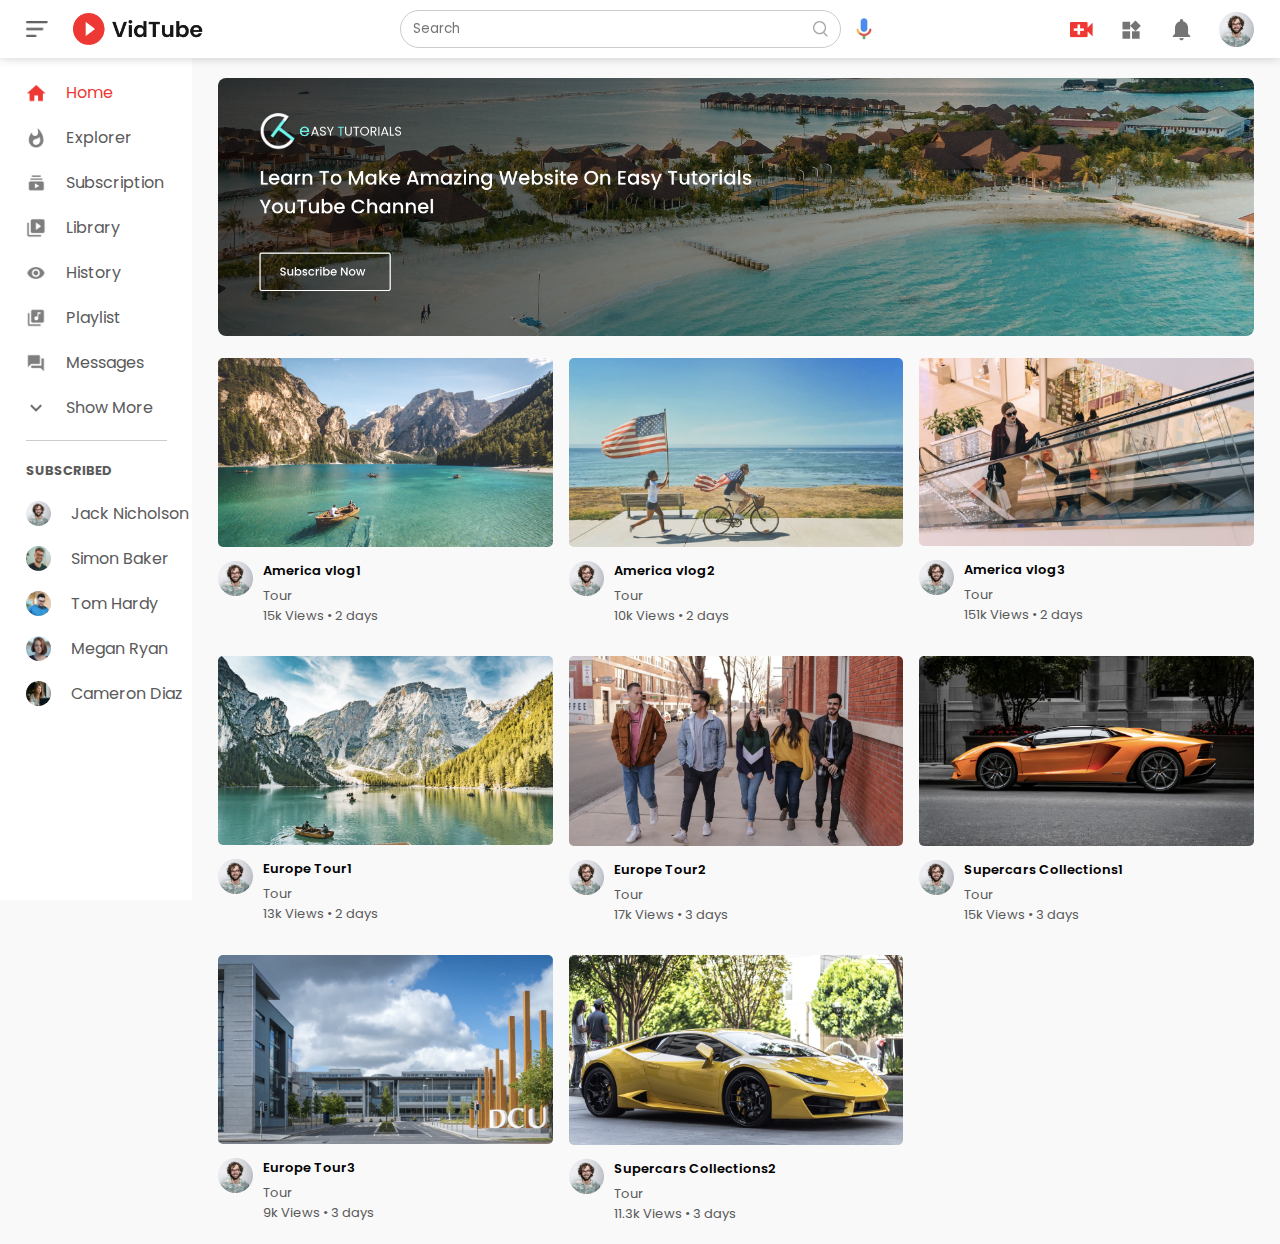
<file: index.html>
<!DOCTYPE html>
<html lang="en">
<head>
    <meta charset="UTF-8">
    <meta http-equiv="X-UA-Compatible" content="IE=edge">
    <meta name="viewport" content="width=device-width, initial-scale=1.0">
    <title>VidTube</title>
    <link rel="stylesheet" href="style.css">
</head>
<body>
    <nav class="flex-div">
        <div class="nav-left  flex-div">
            <img src="images/menu.png" class="menu-icon">
            <img src="images/logo.png" class="logo">
        </div>
        <div class="nav-middle  flex-div">
            <div class="search-box  flex-div">
                <input type="text" placeholder="Search">
                <img src="images/search.png">
            </div>
            <img src="images/voice-search.png" class="mic-icon">
        </div>
        <div class="nav-right  flex-div">
            <img src="images/upload.png">
            <img src="images/more.png">
            <img src="images/notification.png">
            <img src="images/Jack.png" class="user-icon">
        </div>
    </nav>
    <!---------------------------------side bar---------------------------->
    <div class="sidebar">
        <div class="shortcut-links">
            <a href=""><img src="images/home.png"><p>Home</p></a>
            <a href=""><img src="images/explore.png"><p>Explorer</p></a>
            <a href=""><img src="images/subscription.png"><p>Subscription</p></a>
            <a href=""><img src="images/library.png"><p>Library</p></a>
            <a href=""><img src="images/history.png"><p>History</p></a>
            <a href=""><img src="images/playlist.png"><p>Playlist</p></a>
            <a href=""><img src="images/messages.png"><p>Messages</p></a>
            <a href=""><img src="images/show-more.png"><p>Show More</p></a>
            <hr>
        </div>
        <div class="subscribed-list">
            <h3>SUBSCRIBED</h3>
            <a href=""><img src="images/Jack.png"><p>Jack Nicholson</p></a>
            <a href=""><img src="images/simon.png"><p>Simon Baker</p></a>
            <a href=""><img src="images/tom.png"><p>Tom Hardy</p></a>
            <a href=""><img src="images/megan.png"><p>Megan Ryan</p></a>
            <a href=""><img src="images/cameron.png"><p>Cameron Diaz</p></a>
        </div>
    </div>
    <!------------------main content------------------------------->
    <div class="container">
        <div class="banner">
            <img src="images/banner.png">
        </div>
        <div class="list-container">
            <div class="vid-list">
                <a href="play1.html" target="_blank"><img src="images/thumbnail1.png" class="thumbnail"></a>
                <div class="flex-div">
                    <img src="images/Jack.png">
                    <div class="vid-info">
                        <a href="play1.html">America vlog1</a>
                        <p>Tour</p>
                        <p>15k Views &bull; 2 days</p>
                    </div>
                </div>
            </div>
            <div class="vid-list">
                <a href="play2.html" target="_blank"><img src="images/thumbnail2.png" class="thumbnail"></a>
                <div class="flex-div">
                    <img src="images/Jack.png">
                    <div class="vid-info">
                        <a href="">America vlog2</a>
                        <p>Tour</p>
                        <p>10k Views &bull; 2 days</p>
                    </div>
                </div>
            </div>
            <div class="vid-list">
                <a href="play3.html" target="_blank"><img src="images/thumbnail3.png" class="thumbnail"></a>
                <div class="flex-div">
                    <img src="images/Jack.png">
                    <div class="vid-info">
                        <a href="">America vlog3</a>
                        <p>Tour</p>
                        <p>151k Views &bull; 2 days</p>
                    </div>
                </div>
            </div>
            <div class="vid-list">
                <a href="play4.html" target="_blank"><img src="images/thumbnail4.png" class="thumbnail"></a>
                <div class="flex-div">
                    <img src="images/Jack.png">
                    <div class="vid-info">
                        <a href="">Europe Tour1</a>
                        <p>Tour</p>
                        <p>13k Views &bull; 2 days</p>
                    </div>
                </div>
            </div>
            <div class="vid-list">
                <a href="play5.html" target="_blank"><img src="images/thumbnail5.png" class="thumbnail"></a>
                <div class="flex-div">
                    <img src="images/Jack.png">
                    <div class="vid-info">
                        <a href="">Europe Tour2</a>
                        <p>Tour</p>
                        <p>17k Views &bull; 3 days</p>
                    </div>
                </div>
            </div><div class="vid-list">
                <a href="play6.html" target="_blank"><img src="images/thumbnail6.png" class="thumbnail"></a>
                <div class="flex-div">
                    <img src="images/Jack.png">
                    <div class="vid-info">
                        <a href="">Supercars Collections1 </a>
                        <p>Tour</p>
                        <p>15k Views &bull; 3 days</p>
                    </div>
                </div>
            </div>
            <div class="vid-list">
                <a href="play7.html" target="_blank"><img src="images/thumbnail7.png" class="thumbnail"></a>
                <div class="flex-div">
                    <img src="images/Jack.png">
                    <div class="vid-info">
                        <a href="">Europe Tour3</a>
                        <p>Tour</p>
                        <p>9k Views &bull; 3 days</p>
                    </div>
                </div>
            </div>
            <div class="vid-list">
                <a href="play8.html" target="_blank"><img src="images/thumbnail8.png" class="thumbnail"></a>
                <div class="flex-div">
                    <img src="images/Jack.png">
                    <div class="vid-info">
                        <a href="">Supercars Collections2</a>
                        <p>Tour</p>
                        <p>11.3k Views &bull; 3 days</p>
                    </div>
                </div>
            </div>
        </div>
    </div>
    <!-------------------Javascript Code---------------------------->
    <script src="script.js"></script>
</body>
</html>
</file>
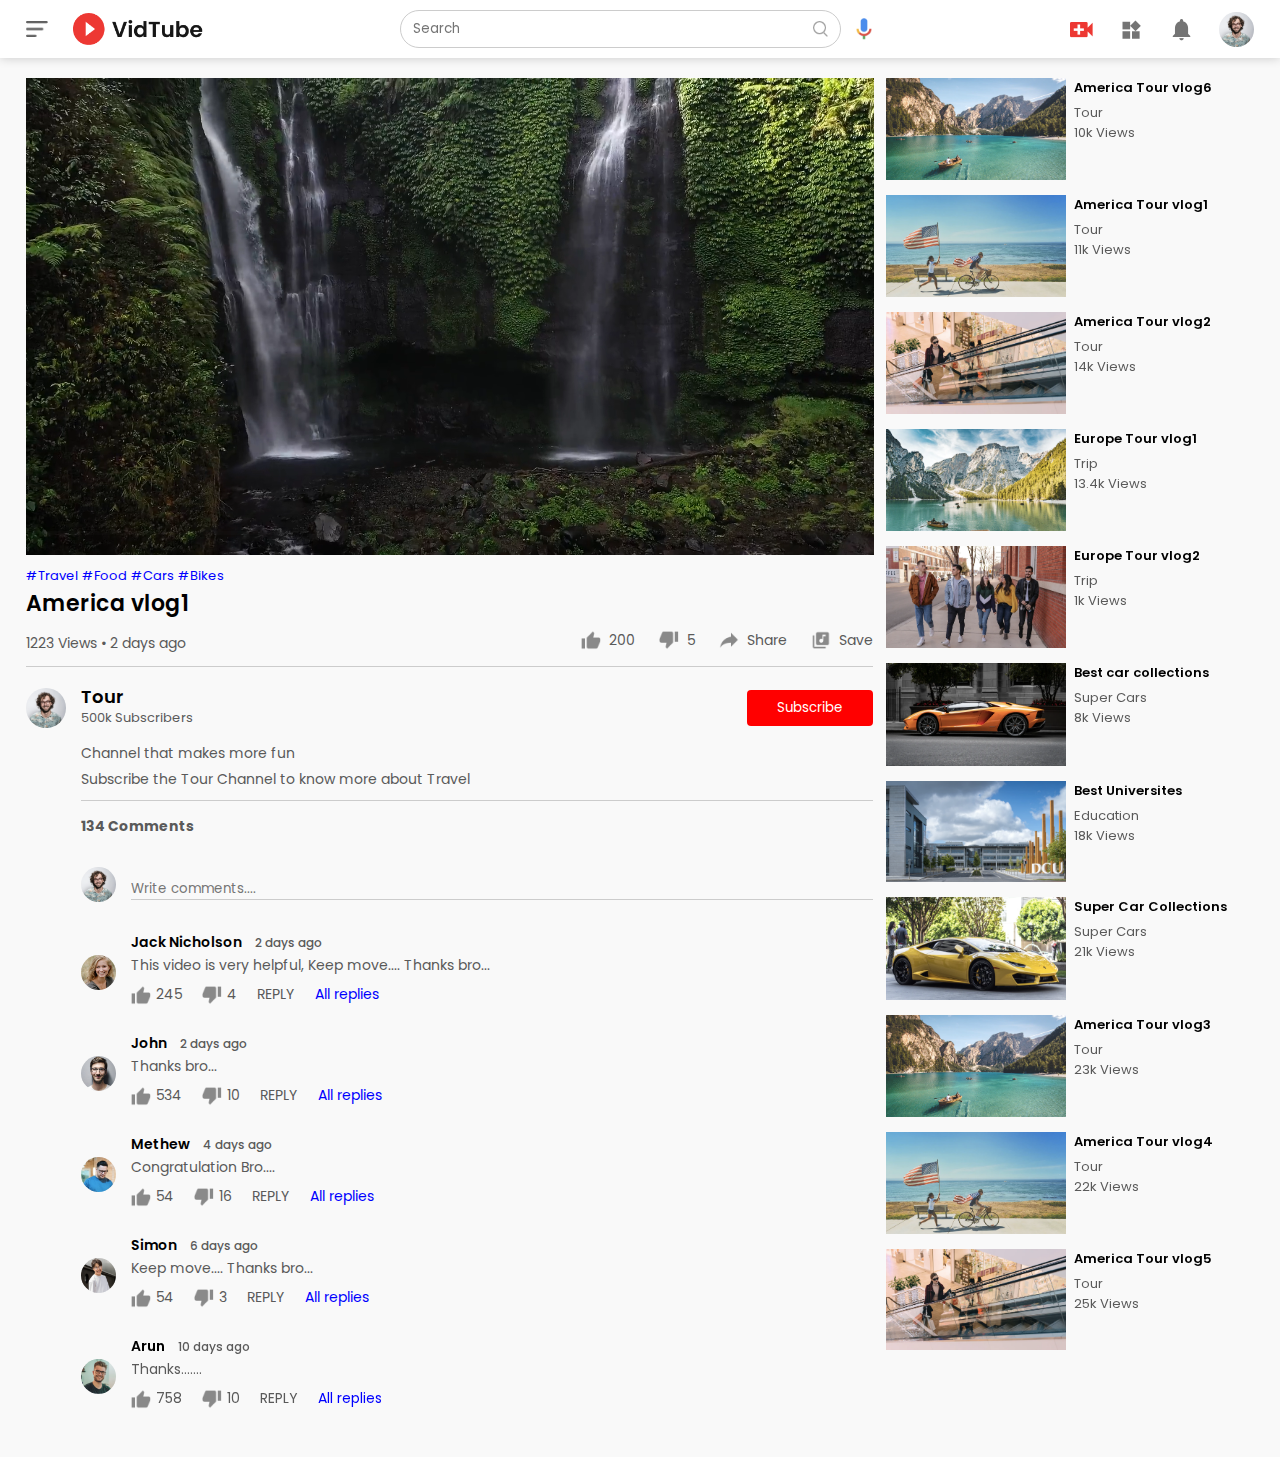
<file: play1.html>
<!DOCTYPE html>
<html lang="en">
<head>
    <meta charset="UTF-8">
    <meta http-equiv="X-UA-Compatible" content="IE=edge">
    <meta name="viewport" content="width=device-width, initial-scale=1.0">
    <title>America vlog1 - Tour</title>
    <link rel="stylesheet" href="style.css">
</head>
<body>
    <!-------------Navigation Bar---------------->
    <nav class="flex-div">
        <div class="nav-left  flex-div">
            <img src="images/menu.png" class="menu-icon">
            <img src="images/logo.png" class="logo">
        </div>
        <div class="nav-middle  flex-div">
            <div class="search-box  flex-div">
                <input type="text" placeholder="Search">
                <img src="images/search.png">
            </div>
            <img src="images/voice-search.png" class="mic-icon">
        </div>
        <div class="nav-right  flex-div">
            <img src="images/upload.png">
            <img src="images/more.png">
            <img src="images/notification.png">
            <img src="images/Jack.png" class="user-icon">
        </div>
    </nav>
    <!--------------------main content------------------>
    <div class="container  play-container">
        <div class="row">
            <div class="play-video">
                <video controls autoplay loop muted>
                    <source src="videos/video1.mp4" type="video/mp4">
                </video>
                <div class="tags">
                    <a href="">#Travel</a> <a href="">#Food</a> <a href="">#Cars</a> <a href="">#Bikes</a>
                </div>
                <h3>America vlog1</h3>
                <div class="play-video-info">
                    <p>1223 Views &bull; 2 days ago</p>
                    <div>
                        <a href=""><img src="images/like.png">200</a>
                        <a href=""><img src="images/dislike.png">5</a>
                        <a href=""><img src="images/share.png">Share</a>
                        <a href=""><img src="images/save.png">Save</a>
                    </div>
                </div>
                <hr>
                <div class="publisher">
                    <img src="images/Jack.png">
                    <div>
                        <p>Tour</p>
                        <span>500k Subscribers</span>
                    </div>
                    <button type="button">Subscribe</button>
                </div>
                <div class="vid-discription">
                    <p>Channel that makes more fun</p>
                    <p>Subscribe the Tour Channel to  know more about Travel</p>
                    <hr>
                    <h4>134 Comments</h4>
                    <div class="add-comment">
                        <img src="images/Jack.png">
                        <input type="text" placeholder="Write comments....">
                    </div>
                    <div class="old-comment">
                        <img src="images/user1.jpg">
                        <div>
                            <h3>Jack Nicholson <span>2 days ago</span></h3>
                            <p>This video is very helpful, Keep move.... Thanks bro...</p>
                            <div class="comment-action">
                                <img src="images/like.png">
                                <span>245</span>
                                <img src="images/dislike.png">
                                <span>4</span>
                                <span>REPLY</span>
                                <a href="">All replies</a>
                            </div>
                        </div>
                    </div>
                    <div class="old-comment">
                        <img src="images/user2.jpg">
                        <div>
                            <h3>John <span>2 days ago</span></h3>
                            <p>Thanks bro...</p>
                            <div class="comment-action">
                                <img src="images/like.png">
                                <span>534</span>
                                <img src="images/dislike.png">
                                <span>10</span>
                                <span>REPLY</span>
                                <a href="">All replies</a>
                            </div>
                        </div>
                    </div>
                    <div class="old-comment">
                        <img src="images/user3.png">
                        <div>
                            <h3>Methew <span>4 days ago</span></h3>
                            <p>Congratulation Bro....</p>
                            <div class="comment-action">
                                <img src="images/like.png">
                                <span>54</span>
                                <img src="images/dislike.png">
                                <span>16</span>
                                <span>REPLY</span>
                                <a href="">All replies</a>
                            </div>
                        </div>
                    </div>
                    <div class="old-comment">
                        <img src="images/user4.png">
                        <div>
                            <h3>Simon <span>6 days ago</span></h3>
                            <p>Keep move.... Thanks bro...</p>
                            <div class="comment-action">
                                <img src="images/like.png">
                                <span>54</span>
                                <img src="images/dislike.png">
                                <span>3</span>
                                <span>REPLY</span>
                                <a href="">All replies</a>
                            </div>
                        </div>
                    </div>
                    <div class="old-comment">
                        <img src="images/user5.png">
                        <div>
                            <h3>Arun <span>10 days ago</span></h3>
                            <p>Thanks.......</p>
                            <div class="comment-action">
                                <img src="images/like.png">
                                <span>758</span>
                                <img src="images/dislike.png">
                                <span>10</span>
                                <span>REPLY</span>
                                <a href="">All replies</a>
                            </div>
                        </div>
                    </div>
                </div>
            </div>
            <div class="right-sidebar">
                <div class="side-video-list">
                    <a href="play1.html" class="small-thumbnail"><img src="images/thumbnail1.png"></a>
                    <vid class="vid-info">
                        <a href="">America Tour vlog6</a>
                        <p>Tour</p>
                        <p>10k Views </p>
                    </vid>
                </div>
                <div class="side-video-list">
                    <a href="play2.html" class="small-thumbnail"><img src="images/thumbnail2.png"></a>
                    <vid class="vid-info">
                        <a href="">America Tour vlog1</a>
                        <p>Tour</p>
                        <p>11k Views </p>
                    </vid>
                </div>
                <div class="side-video-list">
                    <a href="play3.html" class="small-thumbnail"><img src="images/thumbnail3.png"></a>
                    <vid class="vid-info">
                        <a href="">America Tour vlog2</a>
                        <p>Tour</p>
                        <p>14k Views </p>
                    </vid>
                </div>
                <div class="side-video-list">
                    <a href="play4.html" class="small-thumbnail"><img src="images/thumbnail4.png"></a>
                    <vid class="vid-info">
                        <a href="">Europe Tour vlog1</a>
                        <p>Trip</p>
                        <p>13.4k Views </p>
                    </vid>
                </div>
                <div class="side-video-list">
                    <a href="play5.html" class="small-thumbnail"><img src="images/thumbnail5.png"></a>
                    <vid class="vid-info">
                        <a href="">Europe Tour vlog2</a>
                        <p>Trip</p>
                        <p>1k Views </p>
                    </vid>
                </div>
                <div class="side-video-list">
                    <a href="play6.html" class="small-thumbnail"><img src="images/thumbnail6.png"></a>
                    <vid class="vid-info">
                        <a href="">Best car collections</a>
                        <p>Super Cars</p>
                        <p>8k Views </p>
                    </vid>
                </div>
                <div class="side-video-list">
                    <a href="play7.html" class="small-thumbnail"><img src="images/thumbnail7.png"></a>
                    <vid class="vid-info">
                        <a href="">Best Universites</a>
                        <p>Education</p>
                        <p>18k Views </p>
                    </vid>
                </div>
                <div class="side-video-list">
                    <a href="play8.html" class="small-thumbnail"><img src="images/thumbnail8.png"></a>
                    <vid class="vid-info">
                        <a href="">Super Car Collections</a>
                        <p>Super Cars</p>
                        <p>21k Views </p>
                    </vid>
                </div>
                <div class="side-video-list">
                    <a href="play1.html" class="small-thumbnail"><img src="images/thumbnail1.png"></a>
                    <vid class="vid-info">
                        <a href="">America Tour vlog3</a>
                        <p>Tour</p>
                        <p>23k Views </p>
                    </vid>
                </div>
                <div class="side-video-list">
                    <a href="play2.html" class="small-thumbnail"><img src="images/thumbnail2.png"></a>
                    <vid class="vid-info">
                        <a href="">America Tour vlog4</a>
                        <p>Tour</p>
                        <p>22k Views </p>
                    </vid>
                </div>
                <div class="side-video-list">
                    <a href="play3.html" class="small-thumbnail"><img src="images/thumbnail3.png"></a>
                    <vid class="vid-info">
                        <a href="">America Tour vlog5</a>
                        <p>Tour</p>
                        <p>25k Views </p>
                    </vid>
                </div>
            </div>
        </div>
    </div>
    
</body>
</html>
</file>
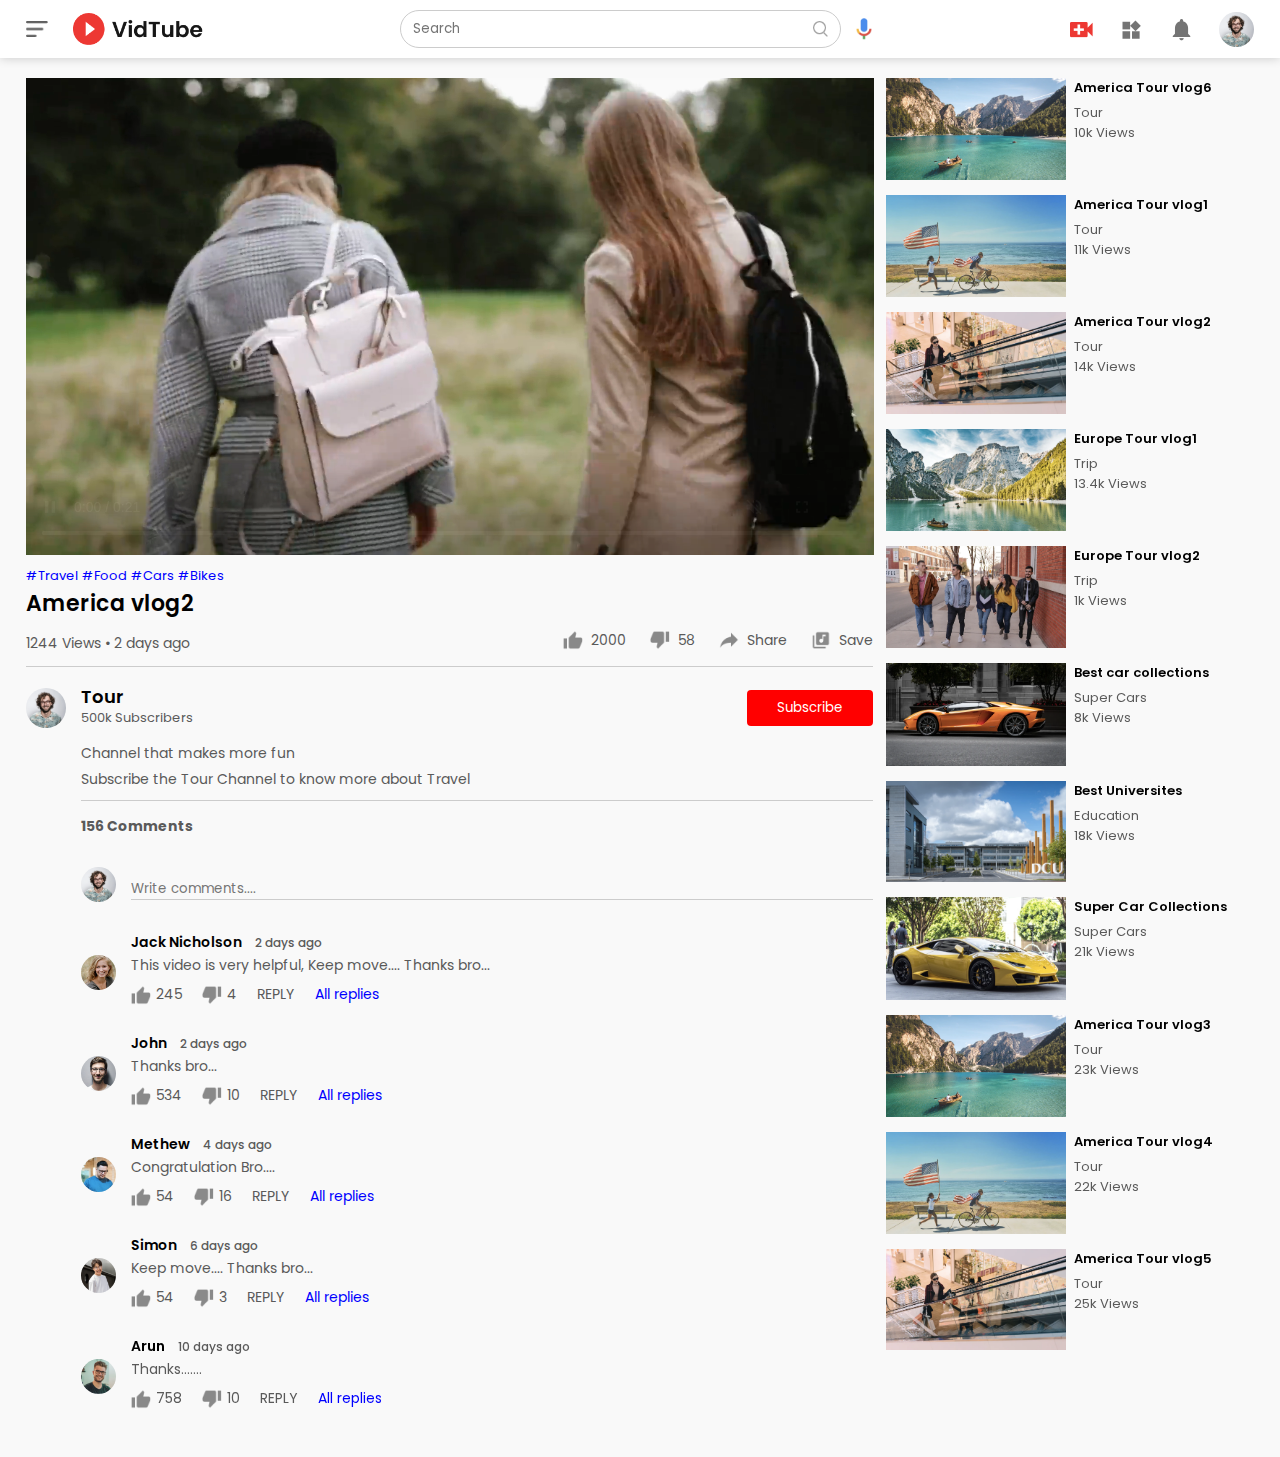
<file: play2.html>
<!DOCTYPE html>
<html lang="en">
<head>
    <meta charset="UTF-8">
    <meta http-equiv="X-UA-Compatible" content="IE=edge">
    <meta name="viewport" content="width=device-width, initial-scale=1.0">
    <title>America vlog2 - Tour</title>
    <link rel="stylesheet" href="style.css">
</head>
<body>
    <!-------------Navigation Bar---------------->
    <nav class="flex-div">
        <div class="nav-left  flex-div">
            <img src="images/menu.png" class="menu-icon">
            <img src="images/logo.png" class="logo">
        </div>
        <div class="nav-middle  flex-div">
            <div class="search-box  flex-div">
                <input type="text" placeholder="Search">
                <img src="images/search.png">
            </div>
            <img src="images/voice-search.png" class="mic-icon">
        </div>
        <div class="nav-right  flex-div">
            <img src="images/upload.png">
            <img src="images/more.png">
            <img src="images/notification.png">
            <img src="images/Jack.png" class="user-icon">
        </div>
    </nav>
    <!--------------------main content------------------>
    <div class="container  play-container">
        <div class="row">
            <div class="play-video">
                <video controls autoplay muted loop>
                    <source src="videos/video2.mp4" type="video/mp4">
                </video>
                <div class="tags">
                    <a href="">#Travel</a> <a href="">#Food</a> <a href="">#Cars</a> <a href="">#Bikes</a>
                </div>
                <h3>America vlog2</h3>
                <div class="play-video-info">
                    <p>1244 Views &bull; 2 days ago</p>
                    <div>
                        <a href=""><img src="images/like.png">2000</a>
                        <a href=""><img src="images/dislike.png">58</a>
                        <a href=""><img src="images/share.png">Share</a>
                        <a href=""><img src="images/save.png">Save</a>
                    </div>
                </div>
                <hr>
                <div class="publisher">
                    <img src="images/Jack.png">
                    <div>
                        <p>Tour</p>
                        <span>500k Subscribers</span>
                    </div>
                    <button type="button">Subscribe</button>
                </div>
                <div class="vid-discription">
                    <p>Channel that makes more fun</p>
                    <p>Subscribe the Tour Channel to  know more about Travel</p>
                    <hr>
                    <h4>156 Comments</h4>
                    <div class="add-comment">
                        <img src="images/Jack.png">
                        <input type="text" placeholder="Write comments....">
                    </div>
                    <div class="old-comment">
                        <img src="images/user1.jpg">
                        <div>
                            <h3>Jack Nicholson <span>2 days ago</span></h3>
                            <p>This video is very helpful, Keep move.... Thanks bro...</p>
                            <div class="comment-action">
                                <img src="images/like.png">
                                <span>245</span>
                                <img src="images/dislike.png">
                                <span>4</span>
                                <span>REPLY</span>
                                <a href="">All replies</a>
                            </div>
                        </div>
                    </div>
                    <div class="old-comment">
                        <img src="images/user2.jpg">
                        <div>
                            <h3>John <span>2 days ago</span></h3>
                            <p>Thanks bro...</p>
                            <div class="comment-action">
                                <img src="images/like.png">
                                <span>534</span>
                                <img src="images/dislike.png">
                                <span>10</span>
                                <span>REPLY</span>
                                <a href="">All replies</a>
                            </div>
                        </div>
                    </div>
                    <div class="old-comment">
                        <img src="images/user3.png">
                        <div>
                            <h3>Methew <span>4 days ago</span></h3>
                            <p>Congratulation Bro....</p>
                            <div class="comment-action">
                                <img src="images/like.png">
                                <span>54</span>
                                <img src="images/dislike.png">
                                <span>16</span>
                                <span>REPLY</span>
                                <a href="">All replies</a>
                            </div>
                        </div>
                    </div>
                    <div class="old-comment">
                        <img src="images/user4.png">
                        <div>
                            <h3>Simon <span>6 days ago</span></h3>
                            <p>Keep move.... Thanks bro...</p>
                            <div class="comment-action">
                                <img src="images/like.png">
                                <span>54</span>
                                <img src="images/dislike.png">
                                <span>3</span>
                                <span>REPLY</span>
                                <a href="">All replies</a>
                            </div>
                        </div>
                    </div>
                    <div class="old-comment">
                        <img src="images/user5.png">
                        <div>
                            <h3>Arun <span>10 days ago</span></h3>
                            <p>Thanks.......</p>
                            <div class="comment-action">
                                <img src="images/like.png">
                                <span>758</span>
                                <img src="images/dislike.png">
                                <span>10</span>
                                <span>REPLY</span>
                                <a href="">All replies</a>
                            </div>
                        </div>
                    </div>
                </div>
            </div>
            <div class="right-sidebar">
                <div class="side-video-list">
                    <a href="play1.html" class="small-thumbnail"><img src="images/thumbnail1.png"></a>
                    <vid class="vid-info">
                        <a href="">America Tour vlog6</a>
                        <p>Tour</p>
                        <p>10k Views </p>
                    </vid>
                </div>
                <div class="side-video-list">
                    <a href="play2.html" class="small-thumbnail"><img src="images/thumbnail2.png"></a>
                    <vid class="vid-info">
                        <a href="">America Tour vlog1</a>
                        <p>Tour</p>
                        <p>11k Views </p>
                    </vid>
                </div>
                <div class="side-video-list">
                    <a href="play3.html" class="small-thumbnail"><img src="images/thumbnail3.png"></a>
                    <vid class="vid-info">
                        <a href="">America Tour vlog2</a>
                        <p>Tour</p>
                        <p>14k Views </p>
                    </vid>
                </div>
                <div class="side-video-list">
                    <a href="play4.html" class="small-thumbnail"><img src="images/thumbnail4.png"></a>
                    <vid class="vid-info">
                        <a href="">Europe Tour vlog1</a>
                        <p>Trip</p>
                        <p>13.4k Views </p>
                    </vid>
                </div>
                <div class="side-video-list">
                    <a href="play5.html" class="small-thumbnail"><img src="images/thumbnail5.png"></a>
                    <vid class="vid-info">
                        <a href="">Europe Tour vlog2</a>
                        <p>Trip</p>
                        <p>1k Views </p>
                    </vid>
                </div>
                <div class="side-video-list">
                    <a href="play6.html" class="small-thumbnail"><img src="images/thumbnail6.png"></a>
                    <vid class="vid-info">
                        <a href="">Best car collections</a>
                        <p>Super Cars</p>
                        <p>8k Views </p>
                    </vid>
                </div>
                <div class="side-video-list">
                    <a href="play7.html" class="small-thumbnail"><img src="images/thumbnail7.png"></a>
                    <vid class="vid-info">
                        <a href="">Best Universites</a>
                        <p>Education</p>
                        <p>18k Views </p>
                    </vid>
                </div>
                <div class="side-video-list">
                    <a href="play8.html" class="small-thumbnail"><img src="images/thumbnail8.png"></a>
                    <vid class="vid-info">
                        <a href="">Super Car Collections</a>
                        <p>Super Cars</p>
                        <p>21k Views </p>
                    </vid>
                </div>
                <div class="side-video-list">
                    <a href="play1.html" class="small-thumbnail"><img src="images/thumbnail1.png"></a>
                    <vid class="vid-info">
                        <a href="">America Tour vlog3</a>
                        <p>Tour</p>
                        <p>23k Views </p>
                    </vid>
                </div>
                <div class="side-video-list">
                    <a href="play2.html" class="small-thumbnail"><img src="images/thumbnail2.png"></a>
                    <vid class="vid-info">
                        <a href="">America Tour vlog4</a>
                        <p>Tour</p>
                        <p>22k Views </p>
                    </vid>
                </div>
                <div class="side-video-list">
                    <a href="play3.html" class="small-thumbnail"><img src="images/thumbnail3.png"></a>
                    <vid class="vid-info">
                        <a href="">America Tour vlog5</a>
                        <p>Tour</p>
                        <p>25k Views </p>
                    </vid>
                </div>
            </div>
        </div>
    </div>
    
</body>
</html>
</file>
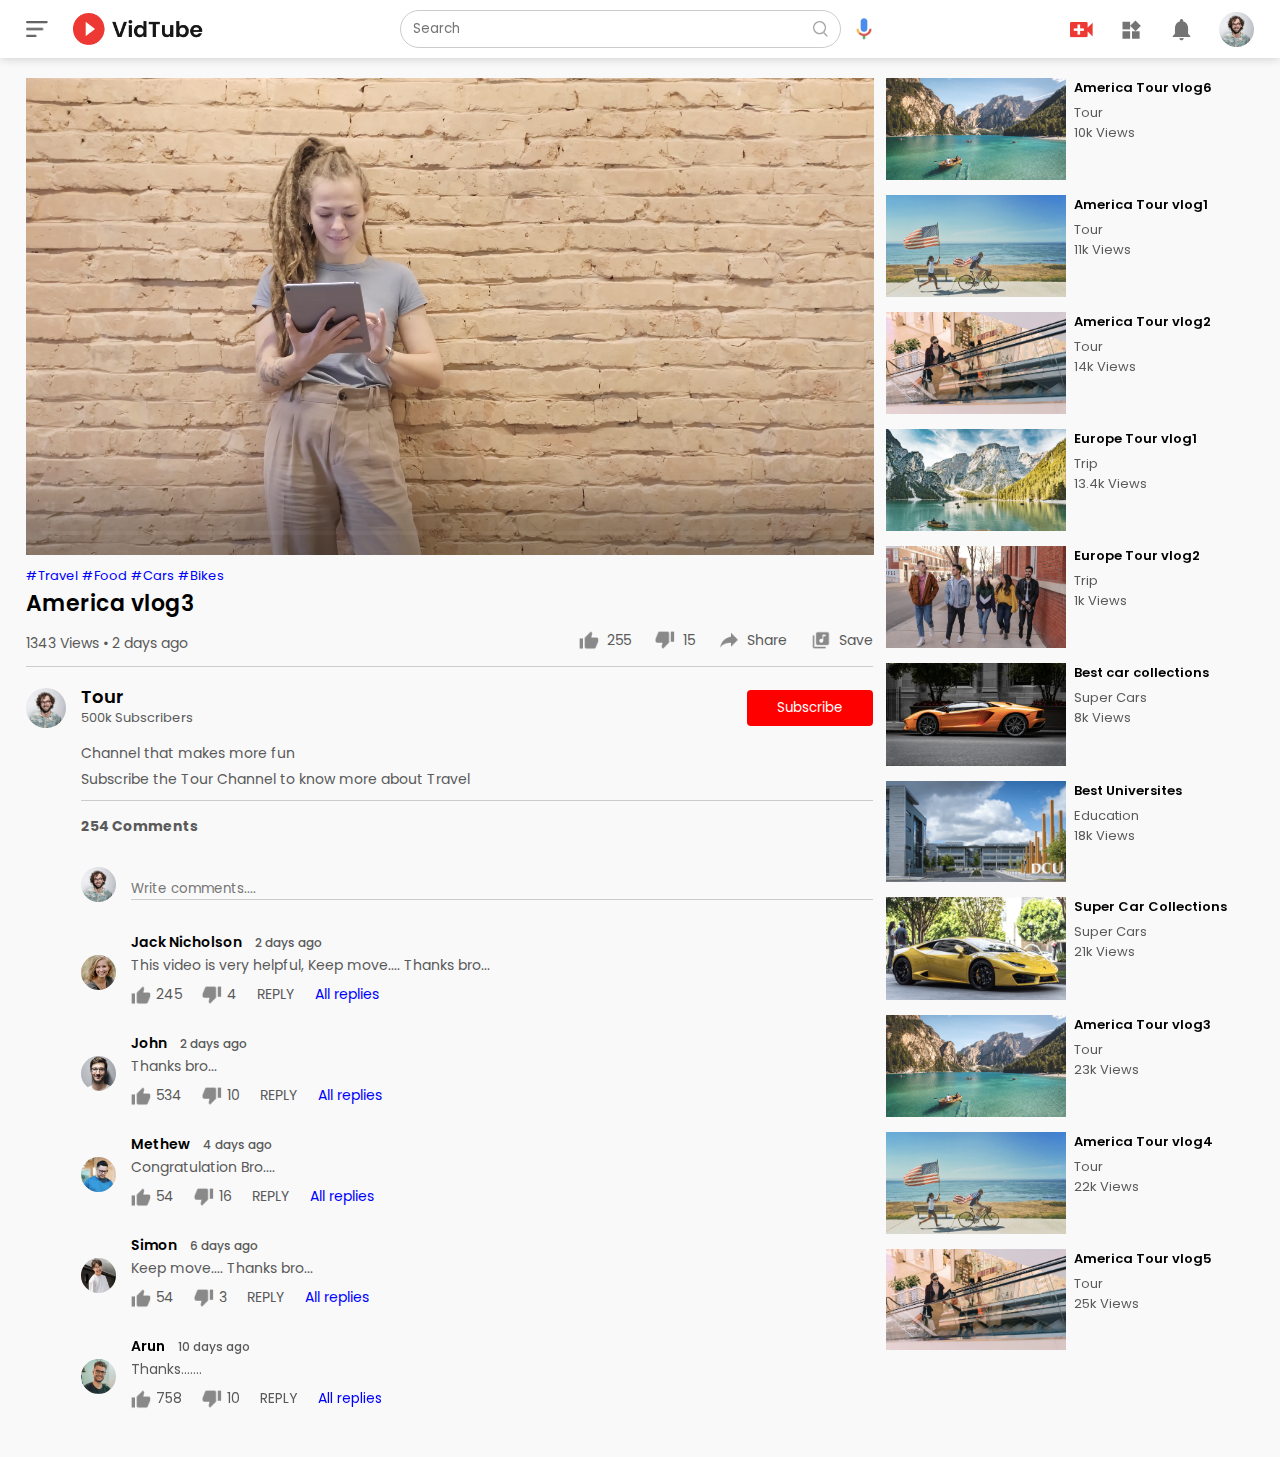
<file: play3.html>
<!DOCTYPE html>
<html lang="en">
<head>
    <meta charset="UTF-8">
    <meta http-equiv="X-UA-Compatible" content="IE=edge">
    <meta name="viewport" content="width=device-width, initial-scale=1.0">
    <title>America vlog3 - Tour</title>
    <link rel="stylesheet" href="style.css">
</head>
<body>
    <!-------------Navigation Bar---------------->
    <nav class="flex-div">
        <div class="nav-left  flex-div">
            <img src="images/menu.png" class="menu-icon">
            <img src="images/logo.png" class="logo">
        </div>
        <div class="nav-middle  flex-div">
            <div class="search-box  flex-div">
                <input type="text" placeholder="Search">
                <img src="images/search.png">
            </div>
            <img src="images/voice-search.png" class="mic-icon">
        </div>
        <div class="nav-right  flex-div">
            <img src="images/upload.png">
            <img src="images/more.png">
            <img src="images/notification.png">
            <img src="images/Jack.png" class="user-icon">
        </div>
    </nav>
    <!--------------------main content------------------>
    <div class="container  play-container">
        <div class="row">
            <div class="play-video">
                <video controls autoplay muted loop>
                    <source src="videos/video3.mp4" type="video/mp4">
                </video>
                <div class="tags">
                    <a href="">#Travel</a> <a href="">#Food</a> <a href="">#Cars</a> <a href="">#Bikes</a>
                </div>
                <h3>America vlog3</h3>
                <div class="play-video-info">
                    <p>1343 Views &bull; 2 days ago</p>
                    <div>
                        <a href=""><img src="images/like.png">255</a>
                        <a href=""><img src="images/dislike.png">15</a>
                        <a href=""><img src="images/share.png">Share</a>
                        <a href=""><img src="images/save.png">Save</a>
                    </div>
                </div>
                <hr>
                <div class="publisher">
                    <img src="images/Jack.png">
                    <div>
                        <p>Tour</p>
                        <span>500k Subscribers</span>
                    </div>
                    <button type="button">Subscribe</button>
                </div>
                <div class="vid-discription">
                    <p>Channel that makes more fun</p>
                    <p>Subscribe the Tour Channel to  know more about Travel</p>
                    <hr>
                    <h4>254 Comments</h4>
                    <div class="add-comment">
                        <img src="images/Jack.png">
                        <input type="text" placeholder="Write comments....">
                    </div>
                    <div class="old-comment">
                        <img src="images/user1.jpg">
                        <div>
                            <h3>Jack Nicholson <span>2 days ago</span></h3>
                            <p>This video is very helpful, Keep move.... Thanks bro...</p>
                            <div class="comment-action">
                                <img src="images/like.png">
                                <span>245</span>
                                <img src="images/dislike.png">
                                <span>4</span>
                                <span>REPLY</span>
                                <a href="">All replies</a>
                            </div>
                        </div>
                    </div>
                    <div class="old-comment">
                        <img src="images/user2.jpg">
                        <div>
                            <h3>John <span>2 days ago</span></h3>
                            <p>Thanks bro...</p>
                            <div class="comment-action">
                                <img src="images/like.png">
                                <span>534</span>
                                <img src="images/dislike.png">
                                <span>10</span>
                                <span>REPLY</span>
                                <a href="">All replies</a>
                            </div>
                        </div>
                    </div>
                    <div class="old-comment">
                        <img src="images/user3.png">
                        <div>
                            <h3>Methew <span>4 days ago</span></h3>
                            <p>Congratulation Bro....</p>
                            <div class="comment-action">
                                <img src="images/like.png">
                                <span>54</span>
                                <img src="images/dislike.png">
                                <span>16</span>
                                <span>REPLY</span>
                                <a href="">All replies</a>
                            </div>
                        </div>
                    </div>
                    <div class="old-comment">
                        <img src="images/user4.png">
                        <div>
                            <h3>Simon <span>6 days ago</span></h3>
                            <p>Keep move.... Thanks bro...</p>
                            <div class="comment-action">
                                <img src="images/like.png">
                                <span>54</span>
                                <img src="images/dislike.png">
                                <span>3</span>
                                <span>REPLY</span>
                                <a href="">All replies</a>
                            </div>
                        </div>
                    </div>
                    <div class="old-comment">
                        <img src="images/user5.png">
                        <div>
                            <h3>Arun <span>10 days ago</span></h3>
                            <p>Thanks.......</p>
                            <div class="comment-action">
                                <img src="images/like.png">
                                <span>758</span>
                                <img src="images/dislike.png">
                                <span>10</span>
                                <span>REPLY</span>
                                <a href="">All replies</a>
                            </div>
                        </div>
                    </div>
                </div>
            </div>
            <div class="right-sidebar">
                <div class="side-video-list">
                    <a href="play1.html" class="small-thumbnail"><img src="images/thumbnail1.png"></a>
                    <vid class="vid-info">
                        <a href="">America Tour vlog6</a>
                        <p>Tour</p>
                        <p>10k Views </p>
                    </vid>
                </div>
                <div class="side-video-list">
                    <a href="play2.html" class="small-thumbnail"><img src="images/thumbnail2.png"></a>
                    <vid class="vid-info">
                        <a href="">America Tour vlog1</a>
                        <p>Tour</p>
                        <p>11k Views </p>
                    </vid>
                </div>
                <div class="side-video-list">
                    <a href="play3.html" class="small-thumbnail"><img src="images/thumbnail3.png"></a>
                    <vid class="vid-info">
                        <a href="">America Tour vlog2</a>
                        <p>Tour</p>
                        <p>14k Views </p>
                    </vid>
                </div>
                <div class="side-video-list">
                    <a href="play4.html" class="small-thumbnail"><img src="images/thumbnail4.png"></a>
                    <vid class="vid-info">
                        <a href="">Europe Tour vlog1</a>
                        <p>Trip</p>
                        <p>13.4k Views </p>
                    </vid>
                </div>
                <div class="side-video-list">
                    <a href="play5.html" class="small-thumbnail"><img src="images/thumbnail5.png"></a>
                    <vid class="vid-info">
                        <a href="">Europe Tour vlog2</a>
                        <p>Trip</p>
                        <p>1k Views </p>
                    </vid>
                </div>
                <div class="side-video-list">
                    <a href="play6.html" class="small-thumbnail"><img src="images/thumbnail6.png"></a>
                    <vid class="vid-info">
                        <a href="">Best car collections</a>
                        <p>Super Cars</p>
                        <p>8k Views </p>
                    </vid>
                </div>
                <div class="side-video-list">
                    <a href="play7.html" class="small-thumbnail"><img src="images/thumbnail7.png"></a>
                    <vid class="vid-info">
                        <a href="">Best Universites</a>
                        <p>Education</p>
                        <p>18k Views </p>
                    </vid>
                </div>
                <div class="side-video-list">
                    <a href="play8.html" class="small-thumbnail"><img src="images/thumbnail8.png"></a>
                    <vid class="vid-info">
                        <a href="">Super Car Collections</a>
                        <p>Super Cars</p>
                        <p>21k Views </p>
                    </vid>
                </div>
                <div class="side-video-list">
                    <a href="play1.html" class="small-thumbnail"><img src="images/thumbnail1.png"></a>
                    <vid class="vid-info">
                        <a href="">America Tour vlog3</a>
                        <p>Tour</p>
                        <p>23k Views </p>
                    </vid>
                </div>
                <div class="side-video-list">
                    <a href="play2.html" class="small-thumbnail"><img src="images/thumbnail2.png"></a>
                    <vid class="vid-info">
                        <a href="">America Tour vlog4</a>
                        <p>Tour</p>
                        <p>22k Views </p>
                    </vid>
                </div>
                <div class="side-video-list">
                    <a href="play3.html" class="small-thumbnail"><img src="images/thumbnail3.png"></a>
                    <vid class="vid-info">
                        <a href="">America Tour vlog5</a>
                        <p>Tour</p>
                        <p>25k Views </p>
                    </vid>
                </div>
            </div>
        </div>
    </div>
    
</body>
</html>
</file>
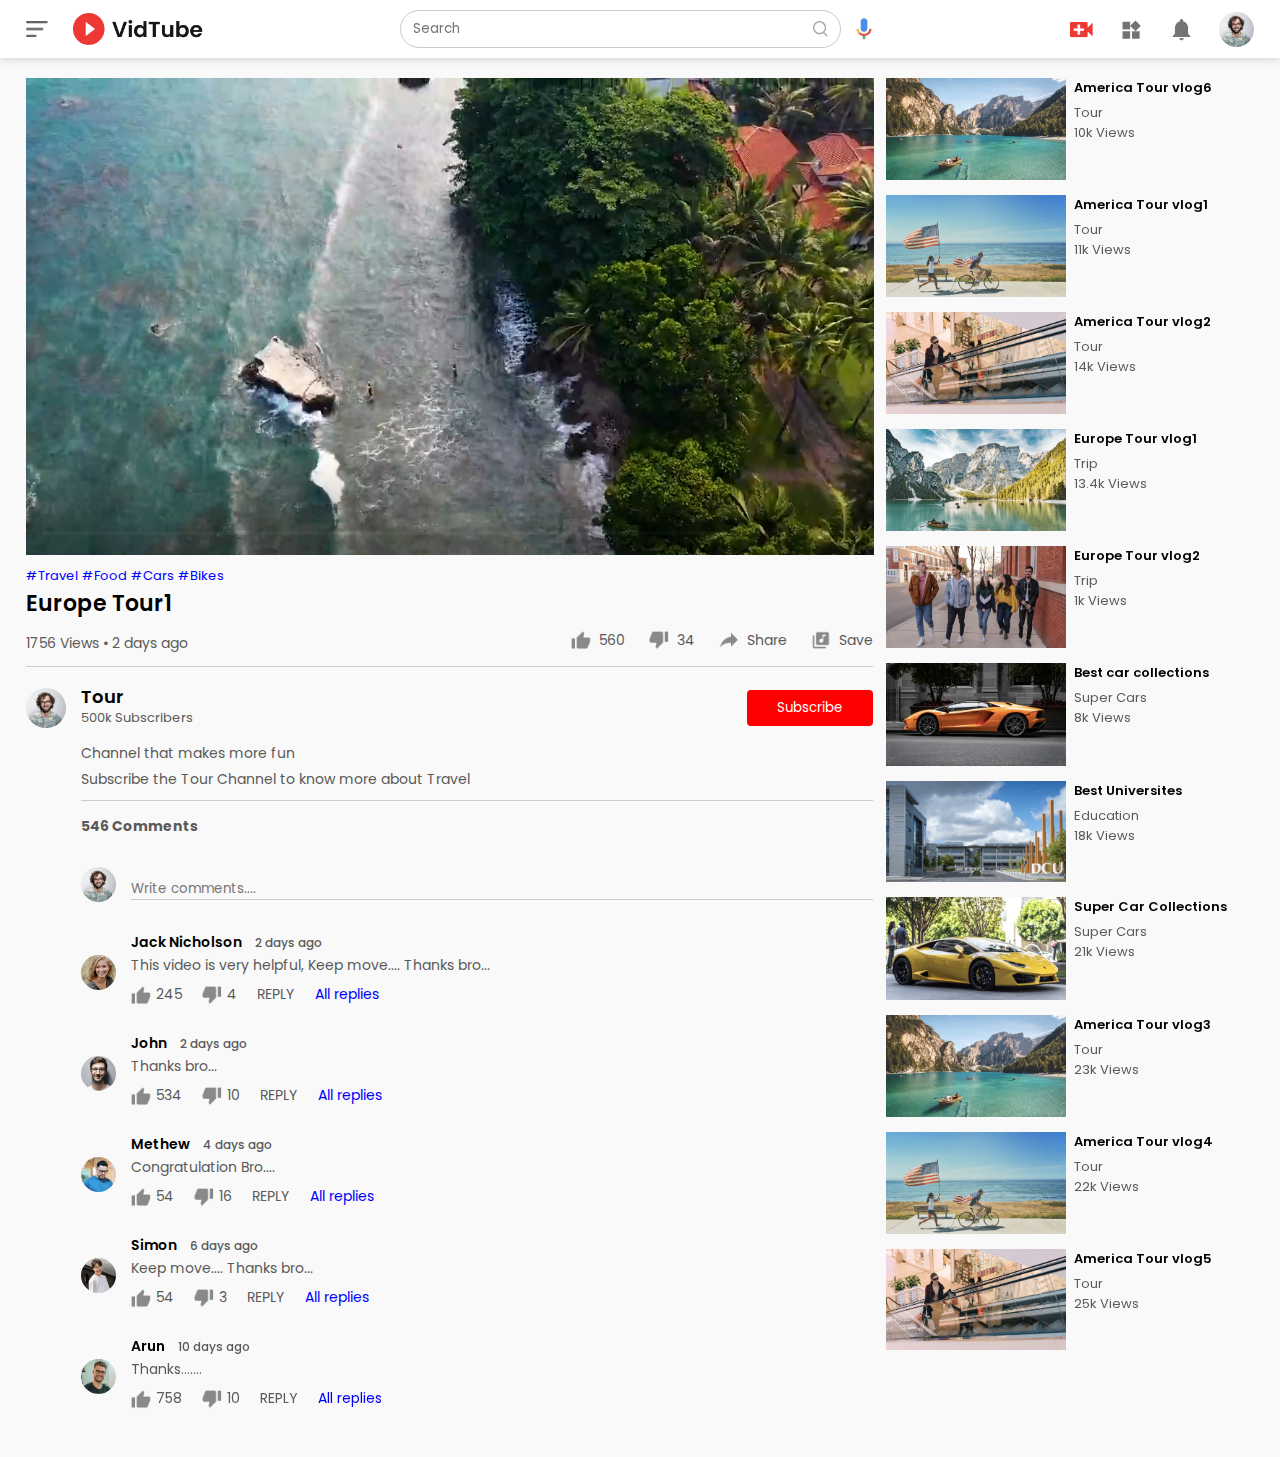
<file: play4.html>
<!DOCTYPE html>
<html lang="en">
<head>
    <meta charset="UTF-8">
    <meta http-equiv="X-UA-Compatible" content="IE=edge">
    <meta name="viewport" content="width=device-width, initial-scale=1.0">
    <title>Europe Tour1 - Tour</title>
    <link rel="stylesheet" href="style.css">
</head>
<body>
    <!-------------Navigation Bar---------------->
    <nav class="flex-div">
        <div class="nav-left  flex-div">
            <img src="images/menu.png" class="menu-icon">
            <img src="images/logo.png" class="logo">
        </div>
        <div class="nav-middle  flex-div">
            <div class="search-box  flex-div">
                <input type="text" placeholder="Search">
                <img src="images/search.png">
            </div>
            <img src="images/voice-search.png" class="mic-icon">
        </div>
        <div class="nav-right  flex-div">
            <img src="images/upload.png">
            <img src="images/more.png">
            <img src="images/notification.png">
            <img src="images/Jack.png" class="user-icon">
        </div>
    </nav>
    <!--------------------main content------------------>
    <div class="container  play-container">
        <div class="row">
            <div class="play-video">
                <video controls autoplay muted loop>
                    <source src="videos/video4.mp4" type="video/mp4">
                </video>
                <div class="tags">
                    <a href="">#Travel</a> <a href="">#Food</a> <a href="">#Cars</a> <a href="">#Bikes</a>
                </div>
                <h3>Europe Tour1</h3>
                <div class="play-video-info">
                    <p>1756 Views &bull; 2 days ago</p>
                    <div>
                        <a href=""><img src="images/like.png">560</a>
                        <a href=""><img src="images/dislike.png">34</a>
                        <a href=""><img src="images/share.png">Share</a>
                        <a href=""><img src="images/save.png">Save</a>
                    </div>
                </div>
                <hr>
                <div class="publisher">
                    <img src="images/Jack.png">
                    <div>
                        <p>Tour</p>
                        <span>500k Subscribers</span>
                    </div>
                    <button type="button">Subscribe</button>
                </div>
                <div class="vid-discription">
                    <p>Channel that makes more fun</p>
                    <p>Subscribe the Tour Channel to  know more about Travel</p>
                    <hr>
                    <h4>546 Comments</h4>
                    <div class="add-comment">
                        <img src="images/Jack.png">
                        <input type="text" placeholder="Write comments....">
                    </div>
                    <div class="old-comment">
                        <img src="images/user1.jpg">
                        <div>
                            <h3>Jack Nicholson <span>2 days ago</span></h3>
                            <p>This video is very helpful, Keep move.... Thanks bro...</p>
                            <div class="comment-action">
                                <img src="images/like.png">
                                <span>245</span>
                                <img src="images/dislike.png">
                                <span>4</span>
                                <span>REPLY</span>
                                <a href="">All replies</a>
                            </div>
                        </div>
                    </div>
                    <div class="old-comment">
                        <img src="images/user2.jpg">
                        <div>
                            <h3>John <span>2 days ago</span></h3>
                            <p>Thanks bro...</p>
                            <div class="comment-action">
                                <img src="images/like.png">
                                <span>534</span>
                                <img src="images/dislike.png">
                                <span>10</span>
                                <span>REPLY</span>
                                <a href="">All replies</a>
                            </div>
                        </div>
                    </div>
                    <div class="old-comment">
                        <img src="images/user3.png">
                        <div>
                            <h3>Methew <span>4 days ago</span></h3>
                            <p>Congratulation Bro....</p>
                            <div class="comment-action">
                                <img src="images/like.png">
                                <span>54</span>
                                <img src="images/dislike.png">
                                <span>16</span>
                                <span>REPLY</span>
                                <a href="">All replies</a>
                            </div>
                        </div>
                    </div>
                    <div class="old-comment">
                        <img src="images/user4.png">
                        <div>
                            <h3>Simon <span>6 days ago</span></h3>
                            <p>Keep move.... Thanks bro...</p>
                            <div class="comment-action">
                                <img src="images/like.png">
                                <span>54</span>
                                <img src="images/dislike.png">
                                <span>3</span>
                                <span>REPLY</span>
                                <a href="">All replies</a>
                            </div>
                        </div>
                    </div>
                    <div class="old-comment">
                        <img src="images/user5.png">
                        <div>
                            <h3>Arun <span>10 days ago</span></h3>
                            <p>Thanks.......</p>
                            <div class="comment-action">
                                <img src="images/like.png">
                                <span>758</span>
                                <img src="images/dislike.png">
                                <span>10</span>
                                <span>REPLY</span>
                                <a href="">All replies</a>
                            </div>
                        </div>
                    </div>
                </div>
            </div>
            <div class="right-sidebar">
                <div class="side-video-list">
                    <a href="play1.html" class="small-thumbnail"><img src="images/thumbnail1.png"></a>
                    <vid class="vid-info">
                        <a href="">America Tour vlog6</a>
                        <p>Tour</p>
                        <p>10k Views </p>
                    </vid>
                </div>
                <div class="side-video-list">
                    <a href="play2.html" class="small-thumbnail"><img src="images/thumbnail2.png"></a>
                    <vid class="vid-info">
                        <a href="">America Tour vlog1</a>
                        <p>Tour</p>
                        <p>11k Views </p>
                    </vid>
                </div>
                <div class="side-video-list">
                    <a href="play3.html" class="small-thumbnail"><img src="images/thumbnail3.png"></a>
                    <vid class="vid-info">
                        <a href="">America Tour vlog2</a>
                        <p>Tour</p>
                        <p>14k Views </p>
                    </vid>
                </div>
                <div class="side-video-list">
                    <a href="play4.html" class="small-thumbnail"><img src="images/thumbnail4.png"></a>
                    <vid class="vid-info">
                        <a href="">Europe Tour vlog1</a>
                        <p>Trip</p>
                        <p>13.4k Views </p>
                    </vid>
                </div>
                <div class="side-video-list">
                    <a href="play5.html" class="small-thumbnail"><img src="images/thumbnail5.png"></a>
                    <vid class="vid-info">
                        <a href="">Europe Tour vlog2</a>
                        <p>Trip</p>
                        <p>1k Views </p>
                    </vid>
                </div>
                <div class="side-video-list">
                    <a href="play6.html" class="small-thumbnail"><img src="images/thumbnail6.png"></a>
                    <vid class="vid-info">
                        <a href="">Best car collections</a>
                        <p>Super Cars</p>
                        <p>8k Views </p>
                    </vid>
                </div>
                <div class="side-video-list">
                    <a href="play7.html" class="small-thumbnail"><img src="images/thumbnail7.png"></a>
                    <vid class="vid-info">
                        <a href="">Best Universites</a>
                        <p>Education</p>
                        <p>18k Views </p>
                    </vid>
                </div>
                <div class="side-video-list">
                    <a href="play8.html" class="small-thumbnail"><img src="images/thumbnail8.png"></a>
                    <vid class="vid-info">
                        <a href="">Super Car Collections</a>
                        <p>Super Cars</p>
                        <p>21k Views </p>
                    </vid>
                </div>
                <div class="side-video-list">
                    <a href="play1.html" class="small-thumbnail"><img src="images/thumbnail1.png"></a>
                    <vid class="vid-info">
                        <a href="">America Tour vlog3</a>
                        <p>Tour</p>
                        <p>23k Views </p>
                    </vid>
                </div>
                <div class="side-video-list">
                    <a href="play2.html" class="small-thumbnail"><img src="images/thumbnail2.png"></a>
                    <vid class="vid-info">
                        <a href="">America Tour vlog4</a>
                        <p>Tour</p>
                        <p>22k Views </p>
                    </vid>
                </div>
                <div class="side-video-list">
                    <a href="play3.html" class="small-thumbnail"><img src="images/thumbnail3.png"></a>
                    <vid class="vid-info">
                        <a href="">America Tour vlog5</a>
                        <p>Tour</p>
                        <p>25k Views </p>
                    </vid>
                </div>
            </div>
        </div>
    </div>
    
</body>
</html>
</file>
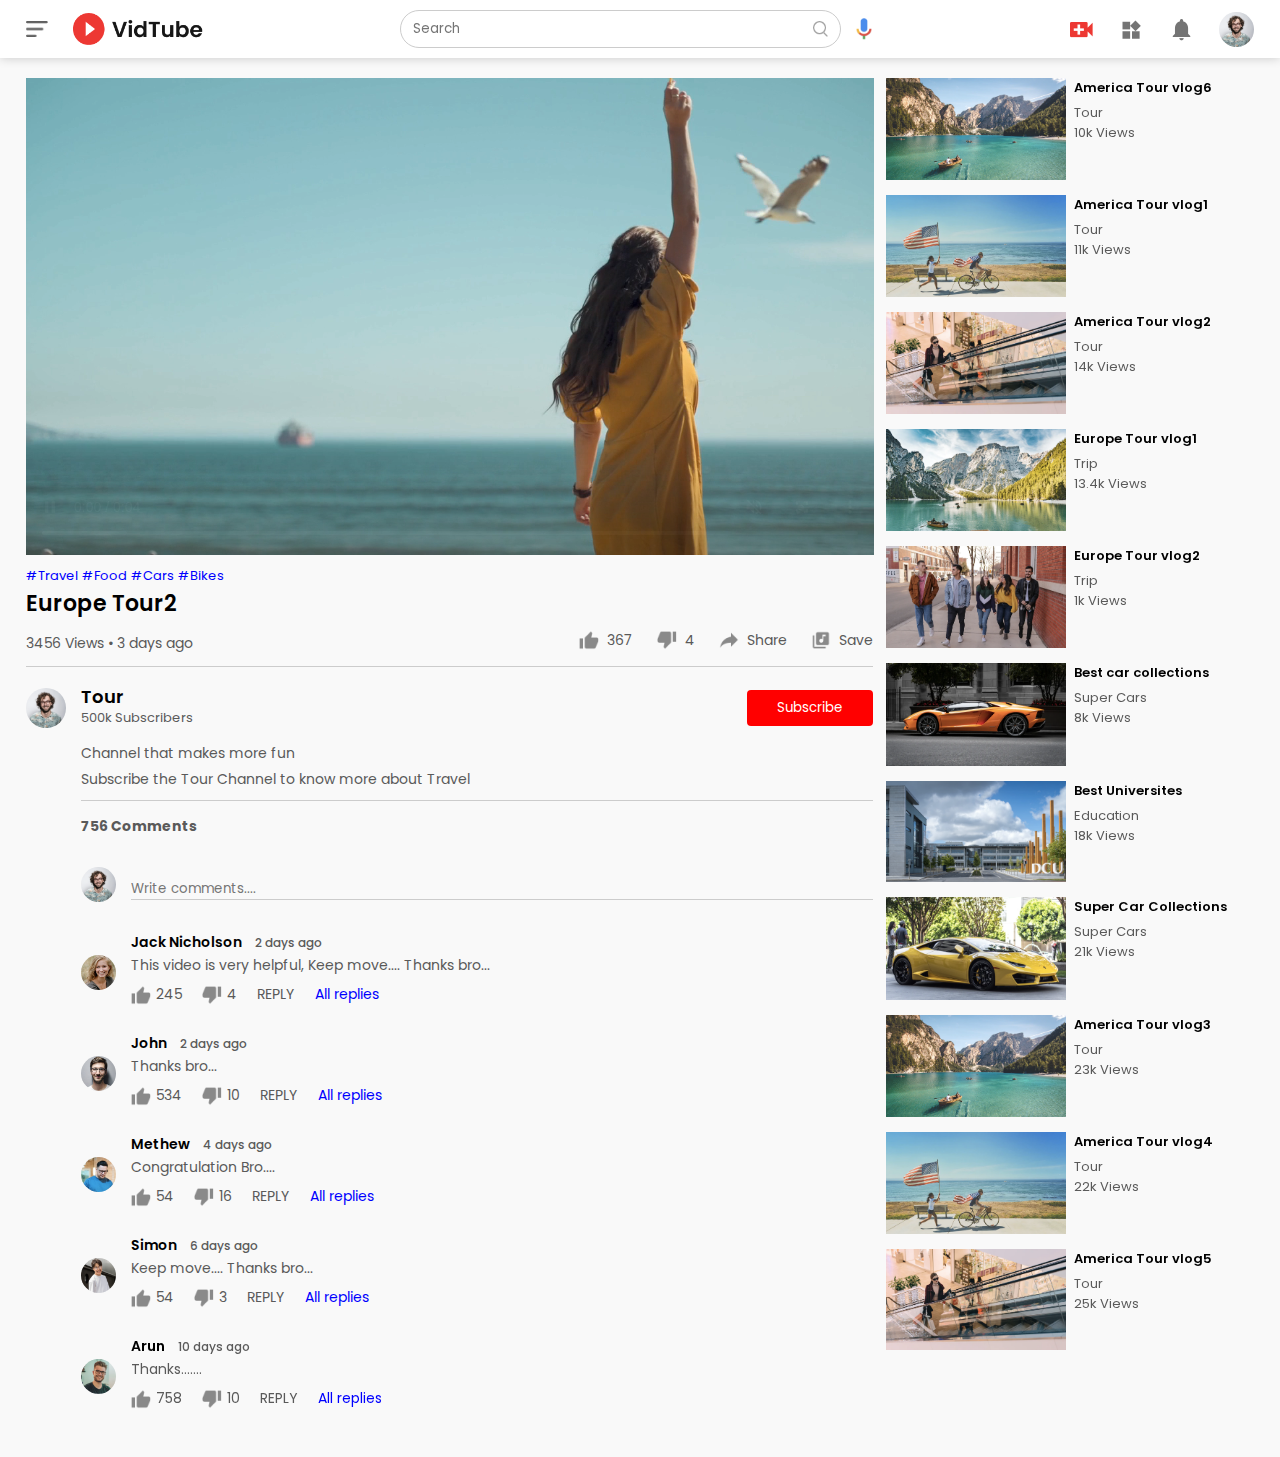
<file: play5.html>
<!DOCTYPE html>
<html lang="en">
<head>
    <meta charset="UTF-8">
    <meta http-equiv="X-UA-Compatible" content="IE=edge">
    <meta name="viewport" content="width=device-width, initial-scale=1.0">
    <title>Europe Tour2 - Tour</title>
    <link rel="stylesheet" href="style.css">
</head>
<body>
    <!-------------Navigation Bar---------------->
    <nav class="flex-div">
        <div class="nav-left  flex-div">
            <img src="images/menu.png" class="menu-icon">
            <img src="images/logo.png" class="logo">
        </div>
        <div class="nav-middle  flex-div">
            <div class="search-box  flex-div">
                <input type="text" placeholder="Search">
                <img src="images/search.png">
            </div>
            <img src="images/voice-search.png" class="mic-icon">
        </div>
        <div class="nav-right  flex-div">
            <img src="images/upload.png">
            <img src="images/more.png">
            <img src="images/notification.png">
            <img src="images/Jack.png" class="user-icon">
        </div>
    </nav>
    <!--------------------main content------------------>
    <div class="container  play-container">
        <div class="row">
            <div class="play-video">
                <video controls autoplay muted loop>
                    <source src="videos/video5.mp4" type="video/mp4">
                </video>
                <div class="tags">
                    <a href="">#Travel</a> <a href="">#Food</a> <a href="">#Cars</a> <a href="">#Bikes</a>
                </div>
                <h3>Europe Tour2</h3>
                <div class="play-video-info">
                    <p>3456 Views &bull; 3 days ago</p>
                    <div>
                        <a href=""><img src="images/like.png">367</a>
                        <a href=""><img src="images/dislike.png">4</a>
                        <a href=""><img src="images/share.png">Share</a>
                        <a href=""><img src="images/save.png">Save</a>
                    </div>
                </div>
                <hr>
                <div class="publisher">
                    <img src="images/Jack.png">
                    <div>
                        <p>Tour</p>
                        <span>500k Subscribers</span>
                    </div>
                    <button type="button">Subscribe</button>
                </div>
                <div class="vid-discription">
                    <p>Channel that makes more fun</p>
                    <p>Subscribe the Tour Channel to  know more about Travel</p>
                    <hr>
                    <h4>756 Comments</h4>
                    <div class="add-comment">
                        <img src="images/Jack.png">
                        <input type="text" placeholder="Write comments....">
                    </div>
                    <div class="old-comment">
                        <img src="images/user1.jpg">
                        <div>
                            <h3>Jack Nicholson <span>2 days ago</span></h3>
                            <p>This video is very helpful, Keep move.... Thanks bro...</p>
                            <div class="comment-action">
                                <img src="images/like.png">
                                <span>245</span>
                                <img src="images/dislike.png">
                                <span>4</span>
                                <span>REPLY</span>
                                <a href="">All replies</a>
                            </div>
                        </div>
                    </div>
                    <div class="old-comment">
                        <img src="images/user2.jpg">
                        <div>
                            <h3>John <span>2 days ago</span></h3>
                            <p>Thanks bro...</p>
                            <div class="comment-action">
                                <img src="images/like.png">
                                <span>534</span>
                                <img src="images/dislike.png">
                                <span>10</span>
                                <span>REPLY</span>
                                <a href="">All replies</a>
                            </div>
                        </div>
                    </div>
                    <div class="old-comment">
                        <img src="images/user3.png">
                        <div>
                            <h3>Methew <span>4 days ago</span></h3>
                            <p>Congratulation Bro....</p>
                            <div class="comment-action">
                                <img src="images/like.png">
                                <span>54</span>
                                <img src="images/dislike.png">
                                <span>16</span>
                                <span>REPLY</span>
                                <a href="">All replies</a>
                            </div>
                        </div>
                    </div>
                    <div class="old-comment">
                        <img src="images/user4.png">
                        <div>
                            <h3>Simon <span>6 days ago</span></h3>
                            <p>Keep move.... Thanks bro...</p>
                            <div class="comment-action">
                                <img src="images/like.png">
                                <span>54</span>
                                <img src="images/dislike.png">
                                <span>3</span>
                                <span>REPLY</span>
                                <a href="">All replies</a>
                            </div>
                        </div>
                    </div>
                    <div class="old-comment">
                        <img src="images/user5.png">
                        <div>
                            <h3>Arun <span>10 days ago</span></h3>
                            <p>Thanks.......</p>
                            <div class="comment-action">
                                <img src="images/like.png">
                                <span>758</span>
                                <img src="images/dislike.png">
                                <span>10</span>
                                <span>REPLY</span>
                                <a href="">All replies</a>
                            </div>
                        </div>
                    </div>
                </div>
            </div>
            <div class="right-sidebar">
                <div class="side-video-list">
                    <a href="play1.html" class="small-thumbnail"><img src="images/thumbnail1.png"></a>
                    <vid class="vid-info">
                        <a href="">America Tour vlog6</a>
                        <p>Tour</p>
                        <p>10k Views </p>
                    </vid>
                </div>
                <div class="side-video-list">
                    <a href="play2.html" class="small-thumbnail"><img src="images/thumbnail2.png"></a>
                    <vid class="vid-info">
                        <a href="">America Tour vlog1</a>
                        <p>Tour</p>
                        <p>11k Views </p>
                    </vid>
                </div>
                <div class="side-video-list">
                    <a href="play3.html" class="small-thumbnail"><img src="images/thumbnail3.png"></a>
                    <vid class="vid-info">
                        <a href="">America Tour vlog2</a>
                        <p>Tour</p>
                        <p>14k Views </p>
                    </vid>
                </div>
                <div class="side-video-list">
                    <a href="play4.html" class="small-thumbnail"><img src="images/thumbnail4.png"></a>
                    <vid class="vid-info">
                        <a href="">Europe Tour vlog1</a>
                        <p>Trip</p>
                        <p>13.4k Views </p>
                    </vid>
                </div>
                <div class="side-video-list">
                    <a href="play5.html" class="small-thumbnail"><img src="images/thumbnail5.png"></a>
                    <vid class="vid-info">
                        <a href="">Europe Tour vlog2</a>
                        <p>Trip</p>
                        <p>1k Views </p>
                    </vid>
                </div>
                <div class="side-video-list">
                    <a href="play6.html" class="small-thumbnail"><img src="images/thumbnail6.png"></a>
                    <vid class="vid-info">
                        <a href="">Best car collections</a>
                        <p>Super Cars</p>
                        <p>8k Views </p>
                    </vid>
                </div>
                <div class="side-video-list">
                    <a href="play7.html" class="small-thumbnail"><img src="images/thumbnail7.png"></a>
                    <vid class="vid-info">
                        <a href="">Best Universites</a>
                        <p>Education</p>
                        <p>18k Views </p>
                    </vid>
                </div>
                <div class="side-video-list">
                    <a href="play8.html" class="small-thumbnail"><img src="images/thumbnail8.png"></a>
                    <vid class="vid-info">
                        <a href="">Super Car Collections</a>
                        <p>Super Cars</p>
                        <p>21k Views </p>
                    </vid>
                </div>
                <div class="side-video-list">
                    <a href="play1.html" class="small-thumbnail"><img src="images/thumbnail1.png"></a>
                    <vid class="vid-info">
                        <a href="">America Tour vlog3</a>
                        <p>Tour</p>
                        <p>23k Views </p>
                    </vid>
                </div>
                <div class="side-video-list">
                    <a href="play2.html" class="small-thumbnail"><img src="images/thumbnail2.png"></a>
                    <vid class="vid-info">
                        <a href="">America Tour vlog4</a>
                        <p>Tour</p>
                        <p>22k Views </p>
                    </vid>
                </div>
                <div class="side-video-list">
                    <a href="play3.html" class="small-thumbnail"><img src="images/thumbnail3.png"></a>
                    <vid class="vid-info">
                        <a href="">America Tour vlog5</a>
                        <p>Tour</p>
                        <p>25k Views </p>
                    </vid>
                </div>
            </div>
        </div>
    </div>
    
</body>
</html>
</file>
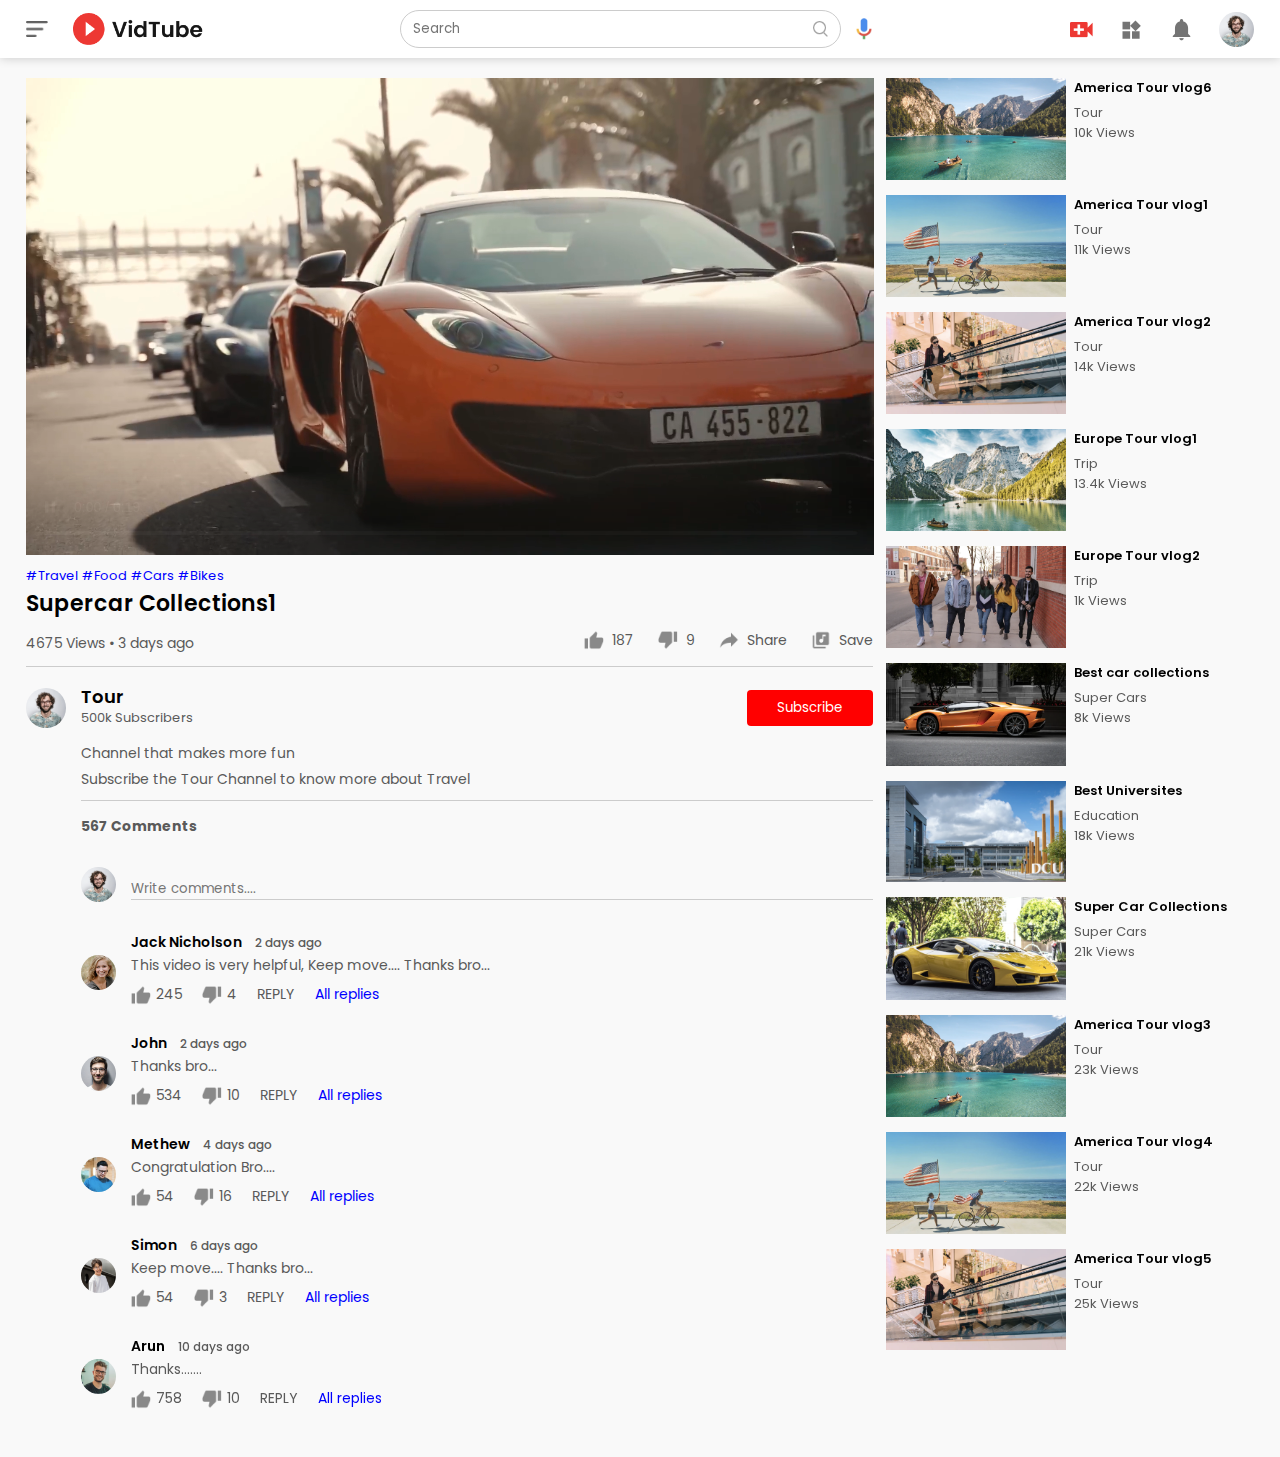
<file: play6.html>
<!DOCTYPE html>
<html lang="en">
<head>
    <meta charset="UTF-8">
    <meta http-equiv="X-UA-Compatible" content="IE=edge">
    <meta name="viewport" content="width=device-width, initial-scale=1.0">
    <title>Supercar Collections1 - Tour</title>
    <link rel="stylesheet" href="style.css">
</head>
<body>
    <!-------------Navigation Bar---------------->
    <nav class="flex-div">
        <div class="nav-left  flex-div">
            <img src="images/menu.png" class="menu-icon">
            <img src="images/logo.png" class="logo">
        </div>
        <div class="nav-middle  flex-div">
            <div class="search-box  flex-div">
                <input type="text" placeholder="Search">
                <img src="images/search.png">
            </div>
            <img src="images/voice-search.png" class="mic-icon">
        </div>
        <div class="nav-right  flex-div">
            <img src="images/upload.png">
            <img src="images/more.png">
            <img src="images/notification.png">
            <img src="images/Jack.png" class="user-icon">
        </div>
    </nav>
    <!--------------------main content------------------>
    <div class="container  play-container">
        <div class="row">
            <div class="play-video">
                <video controls autoplay muted loop>
                    <source src="videos/video6.mp4" type="video/mp4">
                </video>
                <div class="tags">
                    <a href="">#Travel</a> <a href="">#Food</a> <a href="">#Cars</a> <a href="">#Bikes</a>
                </div>
                <h3>Supercar Collections1</h3>
                <div class="play-video-info">
                    <p>4675 Views &bull; 3 days ago</p>
                    <div>
                        <a href=""><img src="images/like.png">187</a>
                        <a href=""><img src="images/dislike.png">9</a>
                        <a href=""><img src="images/share.png">Share</a>
                        <a href=""><img src="images/save.png">Save</a>
                    </div>
                </div>
                <hr>
                <div class="publisher">
                    <img src="images/Jack.png">
                    <div>
                        <p>Tour</p>
                        <span>500k Subscribers</span>
                    </div>
                    <button type="button">Subscribe</button>
                </div>
                <div class="vid-discription">
                    <p>Channel that makes more fun</p>
                    <p>Subscribe the Tour Channel to  know more about Travel</p>
                    <hr>
                    <h4>567 Comments</h4>
                    <div class="add-comment">
                        <img src="images/Jack.png">
                        <input type="text" placeholder="Write comments....">
                    </div>
                    <div class="old-comment">
                        <img src="images/user1.jpg">
                        <div>
                            <h3>Jack Nicholson <span>2 days ago</span></h3>
                            <p>This video is very helpful, Keep move.... Thanks bro...</p>
                            <div class="comment-action">
                                <img src="images/like.png">
                                <span>245</span>
                                <img src="images/dislike.png">
                                <span>4</span>
                                <span>REPLY</span>
                                <a href="">All replies</a>
                            </div>
                        </div>
                    </div>
                    <div class="old-comment">
                        <img src="images/user2.jpg">
                        <div>
                            <h3>John <span>2 days ago</span></h3>
                            <p>Thanks bro...</p>
                            <div class="comment-action">
                                <img src="images/like.png">
                                <span>534</span>
                                <img src="images/dislike.png">
                                <span>10</span>
                                <span>REPLY</span>
                                <a href="">All replies</a>
                            </div>
                        </div>
                    </div>
                    <div class="old-comment">
                        <img src="images/user3.png">
                        <div>
                            <h3>Methew <span>4 days ago</span></h3>
                            <p>Congratulation Bro....</p>
                            <div class="comment-action">
                                <img src="images/like.png">
                                <span>54</span>
                                <img src="images/dislike.png">
                                <span>16</span>
                                <span>REPLY</span>
                                <a href="">All replies</a>
                            </div>
                        </div>
                    </div>
                    <div class="old-comment">
                        <img src="images/user4.png">
                        <div>
                            <h3>Simon <span>6 days ago</span></h3>
                            <p>Keep move.... Thanks bro...</p>
                            <div class="comment-action">
                                <img src="images/like.png">
                                <span>54</span>
                                <img src="images/dislike.png">
                                <span>3</span>
                                <span>REPLY</span>
                                <a href="">All replies</a>
                            </div>
                        </div>
                    </div>
                    <div class="old-comment">
                        <img src="images/user5.png">
                        <div>
                            <h3>Arun <span>10 days ago</span></h3>
                            <p>Thanks.......</p>
                            <div class="comment-action">
                                <img src="images/like.png">
                                <span>758</span>
                                <img src="images/dislike.png">
                                <span>10</span>
                                <span>REPLY</span>
                                <a href="">All replies</a>
                            </div>
                        </div>
                    </div>
                </div>
            </div>
            <div class="right-sidebar">
                <div class="side-video-list">
                    <a href="play1.html" class="small-thumbnail"><img src="images/thumbnail1.png"></a>
                    <vid class="vid-info">
                        <a href="">America Tour vlog6</a>
                        <p>Tour</p>
                        <p>10k Views </p>
                    </vid>
                </div>
                <div class="side-video-list">
                    <a href="play2.html" class="small-thumbnail"><img src="images/thumbnail2.png"></a>
                    <vid class="vid-info">
                        <a href="">America Tour vlog1</a>
                        <p>Tour</p>
                        <p>11k Views </p>
                    </vid>
                </div>
                <div class="side-video-list">
                    <a href="play3.html" class="small-thumbnail"><img src="images/thumbnail3.png"></a>
                    <vid class="vid-info">
                        <a href="">America Tour vlog2</a>
                        <p>Tour</p>
                        <p>14k Views </p>
                    </vid>
                </div>
                <div class="side-video-list">
                    <a href="play4.html" class="small-thumbnail"><img src="images/thumbnail4.png"></a>
                    <vid class="vid-info">
                        <a href="">Europe Tour vlog1</a>
                        <p>Trip</p>
                        <p>13.4k Views </p>
                    </vid>
                </div>
                <div class="side-video-list">
                    <a href="play5.html" class="small-thumbnail"><img src="images/thumbnail5.png"></a>
                    <vid class="vid-info">
                        <a href="">Europe Tour vlog2</a>
                        <p>Trip</p>
                        <p>1k Views </p>
                    </vid>
                </div>
                <div class="side-video-list">
                    <a href="play6.html" class="small-thumbnail"><img src="images/thumbnail6.png"></a>
                    <vid class="vid-info">
                        <a href="">Best car collections</a>
                        <p>Super Cars</p>
                        <p>8k Views </p>
                    </vid>
                </div>
                <div class="side-video-list">
                    <a href="play7.html" class="small-thumbnail"><img src="images/thumbnail7.png"></a>
                    <vid class="vid-info">
                        <a href="">Best Universites</a>
                        <p>Education</p>
                        <p>18k Views </p>
                    </vid>
                </div>
                <div class="side-video-list">
                    <a href="play8.html" class="small-thumbnail"><img src="images/thumbnail8.png"></a>
                    <vid class="vid-info">
                        <a href="">Super Car Collections</a>
                        <p>Super Cars</p>
                        <p>21k Views </p>
                    </vid>
                </div>
                <div class="side-video-list">
                    <a href="play1.html" class="small-thumbnail"><img src="images/thumbnail1.png"></a>
                    <vid class="vid-info">
                        <a href="">America Tour vlog3</a>
                        <p>Tour</p>
                        <p>23k Views </p>
                    </vid>
                </div>
                <div class="side-video-list">
                    <a href="play2.html" class="small-thumbnail"><img src="images/thumbnail2.png"></a>
                    <vid class="vid-info">
                        <a href="">America Tour vlog4</a>
                        <p>Tour</p>
                        <p>22k Views </p>
                    </vid>
                </div>
                <div class="side-video-list">
                    <a href="play3.html" class="small-thumbnail"><img src="images/thumbnail3.png"></a>
                    <vid class="vid-info">
                        <a href="">America Tour vlog5</a>
                        <p>Tour</p>
                        <p>25k Views </p>
                    </vid>
                </div>
            </div>
        </div>
    </div>
    
</body>
</html>
</file>
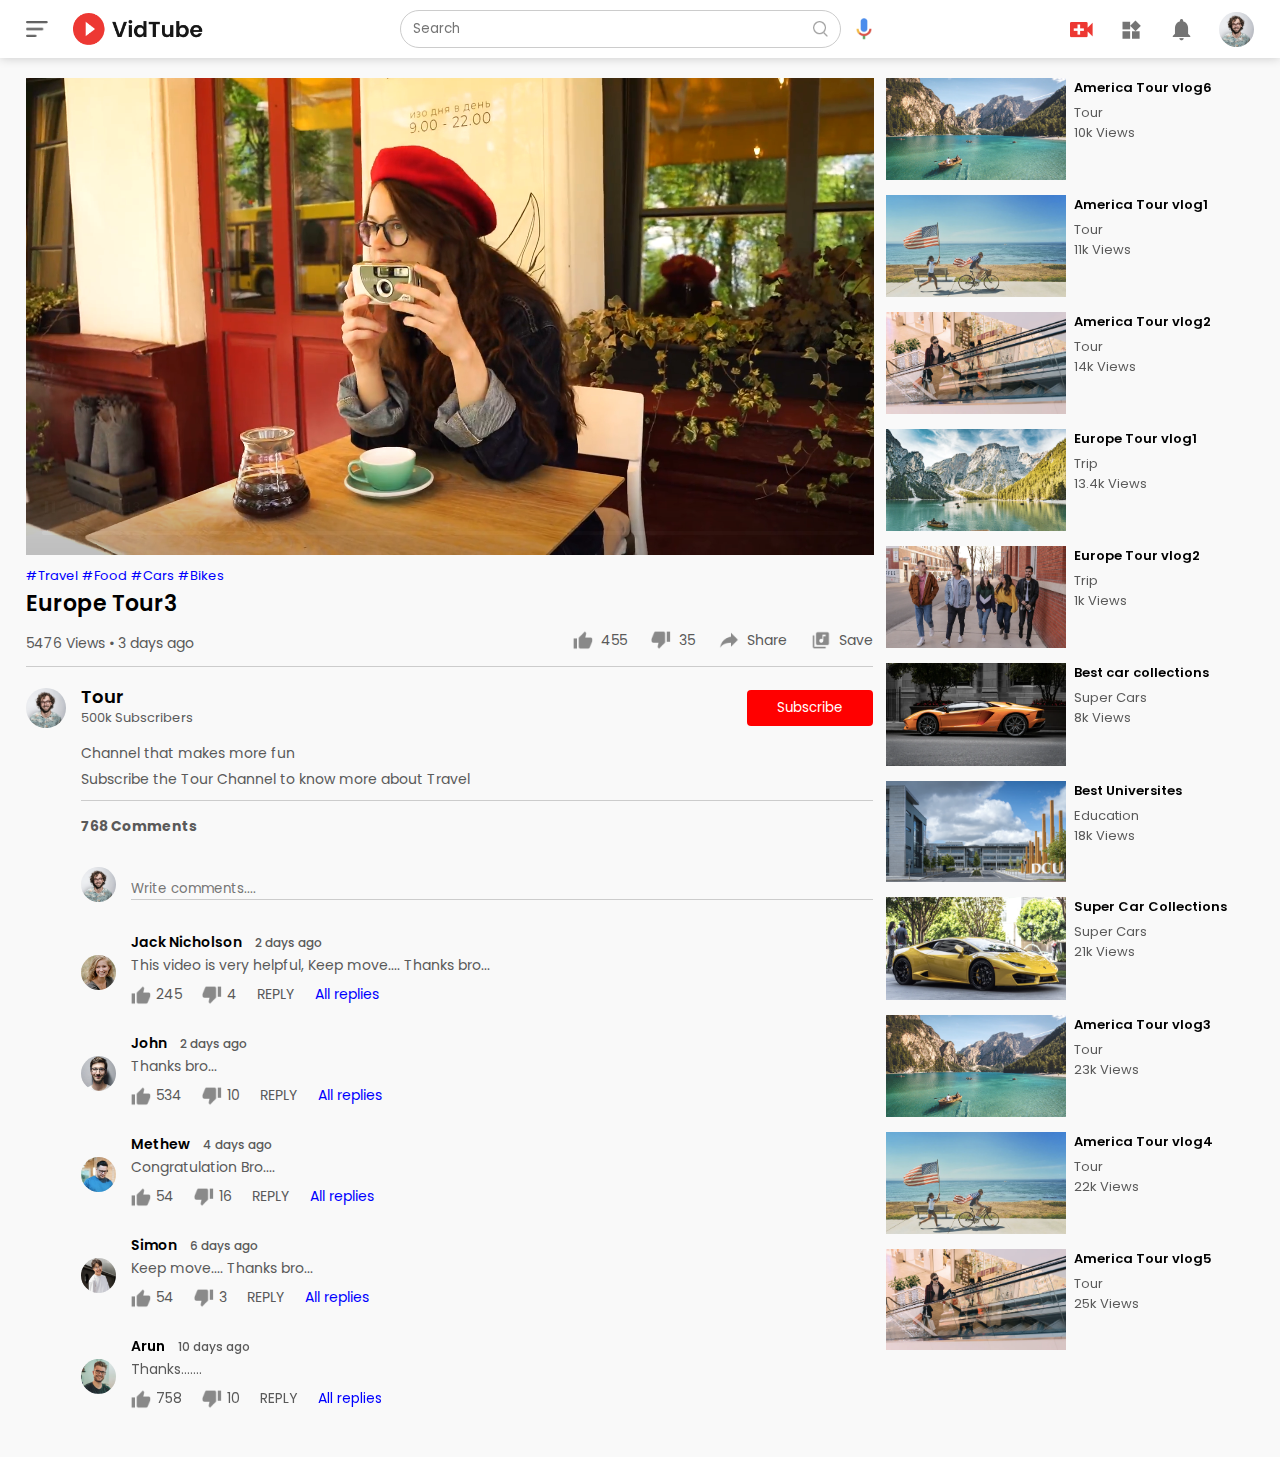
<file: play7.html>
<!DOCTYPE html>
<html lang="en">
<head>
    <meta charset="UTF-8">
    <meta http-equiv="X-UA-Compatible" content="IE=edge">
    <meta name="viewport" content="width=device-width, initial-scale=1.0">
    <title>Europe Tour3 - Tour</title>
    <link rel="stylesheet" href="style.css">
</head>
<body>
    <!-------------Navigation Bar---------------->
    <nav class="flex-div">
        <div class="nav-left  flex-div">
            <img src="images/menu.png" class="menu-icon">
            <img src="images/logo.png" class="logo">
        </div>
        <div class="nav-middle  flex-div">
            <div class="search-box  flex-div">
                <input type="text" placeholder="Search">
                <img src="images/search.png">
            </div>
            <img src="images/voice-search.png" class="mic-icon">
        </div>
        <div class="nav-right  flex-div">
            <img src="images/upload.png">
            <img src="images/more.png">
            <img src="images/notification.png">
            <img src="images/Jack.png" class="user-icon">
        </div>
    </nav>
    <!--------------------main content------------------>
    <div class="container  play-container">
        <div class="row">
            <div class="play-video">
                <video controls autoplay muted loop>
                    <source src="videos/video7.mp4" type="video/mp4">
                </video>
                <div class="tags">
                    <a href="">#Travel</a> <a href="">#Food</a> <a href="">#Cars</a> <a href="">#Bikes</a>
                </div>
                <h3>Europe Tour3</h3>
                <div class="play-video-info">
                    <p>5476 Views &bull; 3 days ago</p>
                    <div>
                        <a href=""><img src="images/like.png">455</a>
                        <a href=""><img src="images/dislike.png">35</a>
                        <a href=""><img src="images/share.png">Share</a>
                        <a href=""><img src="images/save.png">Save</a>
                    </div>
                </div>
                <hr>
                <div class="publisher">
                    <img src="images/Jack.png">
                    <div>
                        <p>Tour</p>
                        <span>500k Subscribers</span>
                    </div>
                    <button type="button">Subscribe</button>
                </div>
                <div class="vid-discription">
                    <p>Channel that makes more fun</p>
                    <p>Subscribe the Tour Channel to  know more about Travel</p>
                    <hr>
                    <h4>768 Comments</h4>
                    <div class="add-comment">
                        <img src="images/Jack.png">
                        <input type="text" placeholder="Write comments....">
                    </div>
                    <div class="old-comment">
                        <img src="images/user1.jpg">
                        <div>
                            <h3>Jack Nicholson <span>2 days ago</span></h3>
                            <p>This video is very helpful, Keep move.... Thanks bro...</p>
                            <div class="comment-action">
                                <img src="images/like.png">
                                <span>245</span>
                                <img src="images/dislike.png">
                                <span>4</span>
                                <span>REPLY</span>
                                <a href="">All replies</a>
                            </div>
                        </div>
                    </div>
                    <div class="old-comment">
                        <img src="images/user2.jpg">
                        <div>
                            <h3>John <span>2 days ago</span></h3>
                            <p>Thanks bro...</p>
                            <div class="comment-action">
                                <img src="images/like.png">
                                <span>534</span>
                                <img src="images/dislike.png">
                                <span>10</span>
                                <span>REPLY</span>
                                <a href="">All replies</a>
                            </div>
                        </div>
                    </div>
                    <div class="old-comment">
                        <img src="images/user3.png">
                        <div>
                            <h3>Methew <span>4 days ago</span></h3>
                            <p>Congratulation Bro....</p>
                            <div class="comment-action">
                                <img src="images/like.png">
                                <span>54</span>
                                <img src="images/dislike.png">
                                <span>16</span>
                                <span>REPLY</span>
                                <a href="">All replies</a>
                            </div>
                        </div>
                    </div>
                    <div class="old-comment">
                        <img src="images/user4.png">
                        <div>
                            <h3>Simon <span>6 days ago</span></h3>
                            <p>Keep move.... Thanks bro...</p>
                            <div class="comment-action">
                                <img src="images/like.png">
                                <span>54</span>
                                <img src="images/dislike.png">
                                <span>3</span>
                                <span>REPLY</span>
                                <a href="">All replies</a>
                            </div>
                        </div>
                    </div>
                    <div class="old-comment">
                        <img src="images/user5.png">
                        <div>
                            <h3>Arun <span>10 days ago</span></h3>
                            <p>Thanks.......</p>
                            <div class="comment-action">
                                <img src="images/like.png">
                                <span>758</span>
                                <img src="images/dislike.png">
                                <span>10</span>
                                <span>REPLY</span>
                                <a href="">All replies</a>
                            </div>
                        </div>
                    </div>
                </div>
            </div>
            <div class="right-sidebar">
                <div class="side-video-list">
                    <a href="play1.html" class="small-thumbnail"><img src="images/thumbnail1.png"></a>
                    <vid class="vid-info">
                        <a href="">America Tour vlog6</a>
                        <p>Tour</p>
                        <p>10k Views </p>
                    </vid>
                </div>
                <div class="side-video-list">
                    <a href="play2.html" class="small-thumbnail"><img src="images/thumbnail2.png"></a>
                    <vid class="vid-info">
                        <a href="">America Tour vlog1</a>
                        <p>Tour</p>
                        <p>11k Views </p>
                    </vid>
                </div>
                <div class="side-video-list">
                    <a href="play3.html" class="small-thumbnail"><img src="images/thumbnail3.png"></a>
                    <vid class="vid-info">
                        <a href="">America Tour vlog2</a>
                        <p>Tour</p>
                        <p>14k Views </p>
                    </vid>
                </div>
                <div class="side-video-list">
                    <a href="play4.html" class="small-thumbnail"><img src="images/thumbnail4.png"></a>
                    <vid class="vid-info">
                        <a href="">Europe Tour vlog1</a>
                        <p>Trip</p>
                        <p>13.4k Views </p>
                    </vid>
                </div>
                <div class="side-video-list">
                    <a href="play5.html" class="small-thumbnail"><img src="images/thumbnail5.png"></a>
                    <vid class="vid-info">
                        <a href="">Europe Tour vlog2</a>
                        <p>Trip</p>
                        <p>1k Views </p>
                    </vid>
                </div>
                <div class="side-video-list">
                    <a href="play6.html" class="small-thumbnail"><img src="images/thumbnail6.png"></a>
                    <vid class="vid-info">
                        <a href="">Best car collections</a>
                        <p>Super Cars</p>
                        <p>8k Views </p>
                    </vid>
                </div>
                <div class="side-video-list">
                    <a href="play7.html" class="small-thumbnail"><img src="images/thumbnail7.png"></a>
                    <vid class="vid-info">
                        <a href="">Best Universites</a>
                        <p>Education</p>
                        <p>18k Views </p>
                    </vid>
                </div>
                <div class="side-video-list">
                    <a href="play8.html" class="small-thumbnail"><img src="images/thumbnail8.png"></a>
                    <vid class="vid-info">
                        <a href="">Super Car Collections</a>
                        <p>Super Cars</p>
                        <p>21k Views </p>
                    </vid>
                </div>
                <div class="side-video-list">
                    <a href="play1.html" class="small-thumbnail"><img src="images/thumbnail1.png"></a>
                    <vid class="vid-info">
                        <a href="">America Tour vlog3</a>
                        <p>Tour</p>
                        <p>23k Views </p>
                    </vid>
                </div>
                <div class="side-video-list">
                    <a href="play2.html" class="small-thumbnail"><img src="images/thumbnail2.png"></a>
                    <vid class="vid-info">
                        <a href="">America Tour vlog4</a>
                        <p>Tour</p>
                        <p>22k Views </p>
                    </vid>
                </div>
                <div class="side-video-list">
                    <a href="play3.html" class="small-thumbnail"><img src="images/thumbnail3.png"></a>
                    <vid class="vid-info">
                        <a href="">America Tour vlog5</a>
                        <p>Tour</p>
                        <p>25k Views </p>
                    </vid>
                </div>
            </div>
        </div>
    </div>
    
</body>
</html>
</file>
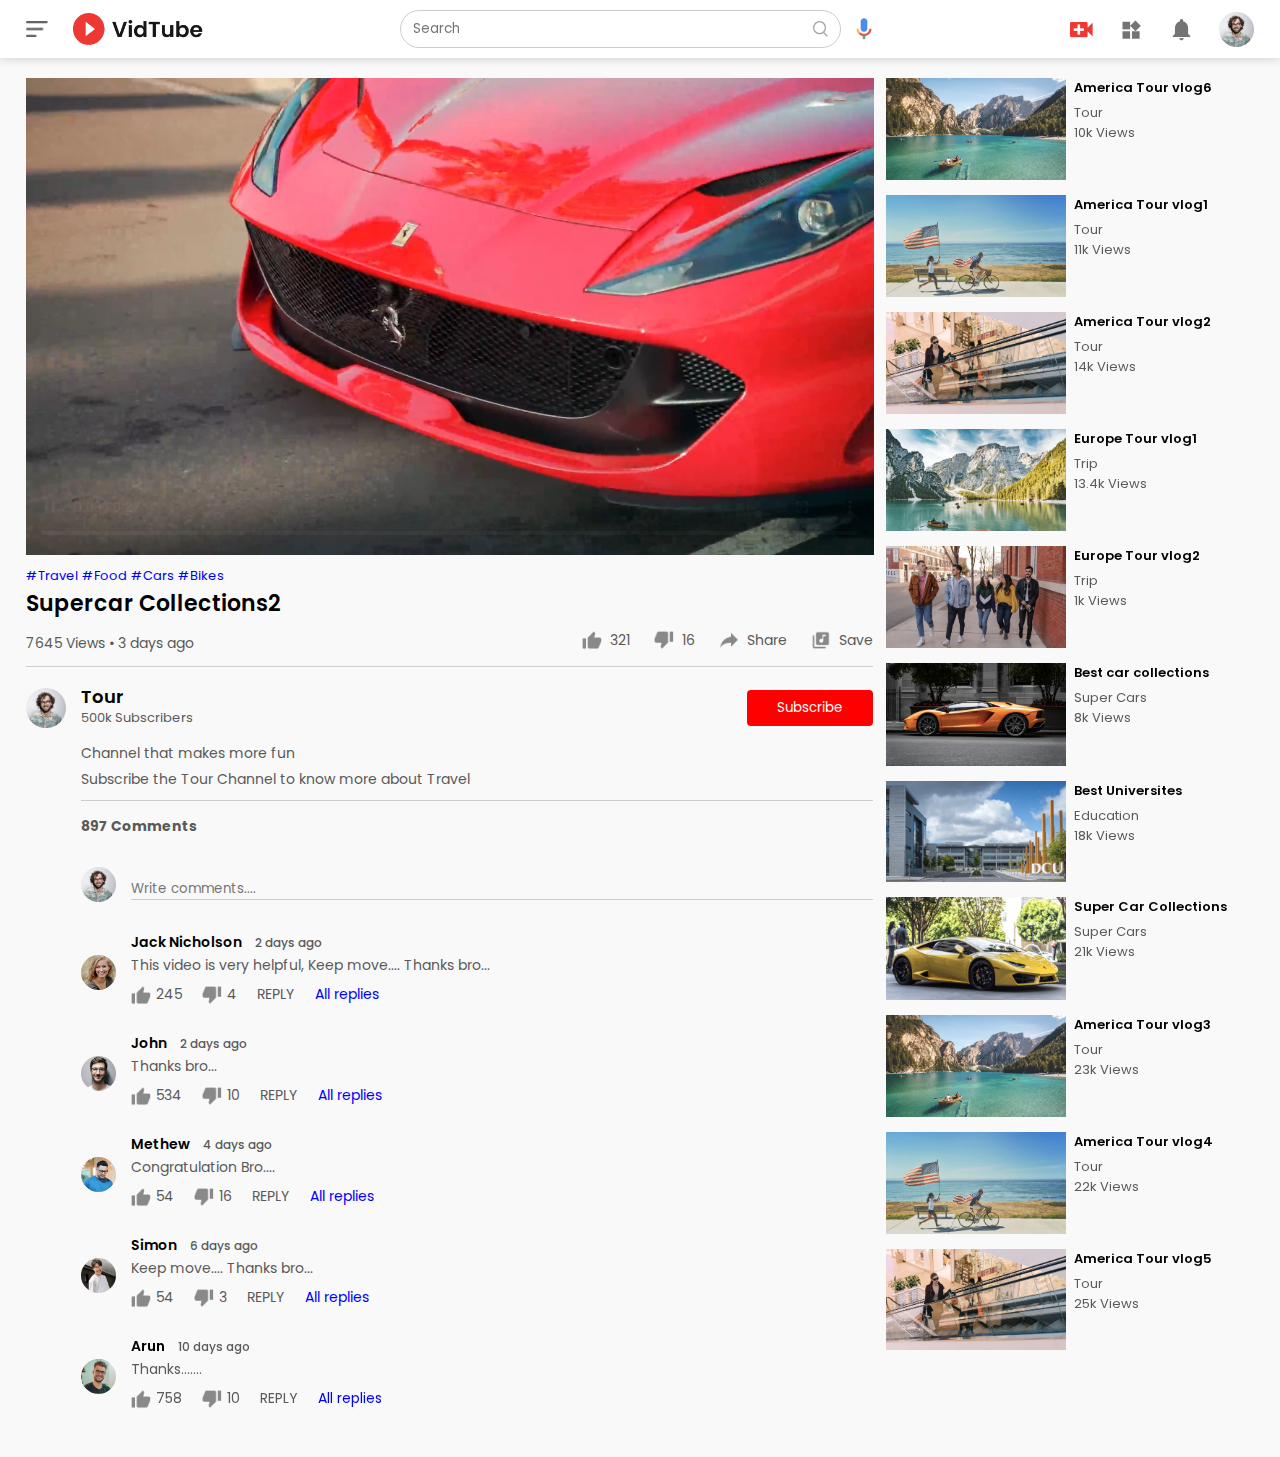
<file: play8.html>
<!DOCTYPE html>
<html lang="en">
<head>
    <meta charset="UTF-8">
    <meta http-equiv="X-UA-Compatible" content="IE=edge">
    <meta name="viewport" content="width=device-width, initial-scale=1.0">
    <title>Supercar Collections2 - Tour</title>
    <link rel="stylesheet" href="style.css">
</head>
<body>
    <!-------------Navigation Bar---------------->
    <nav class="flex-div">
        <div class="nav-left  flex-div">
            <img src="images/menu.png" class="menu-icon">
            <img src="images/logo.png" class="logo">
        </div>
        <div class="nav-middle  flex-div">
            <div class="search-box  flex-div">
                <input type="text" placeholder="Search">
                <img src="images/search.png">
            </div>
            <img src="images/voice-search.png" class="mic-icon">
        </div>
        <div class="nav-right  flex-div">
            <img src="images/upload.png">
            <img src="images/more.png">
            <img src="images/notification.png">
            <img src="images/Jack.png" class="user-icon">
        </div>
    </nav>
    <!--------------------main content------------------>
    <div class="container  play-container">
        <div class="row">
            <div class="play-video">
                <video controls autoplay muted loop>
                    <source src="videos/video8.mp4" type="video/mp4">
                </video>
                <div class="tags">
                    <a href="">#Travel</a> <a href="">#Food</a> <a href="">#Cars</a> <a href="">#Bikes</a>
                </div>
                <h3>Supercar Collections2</h3>
                <div class="play-video-info">
                    <p>7645 Views &bull; 3 days ago</p>
                    <div>
                        <a href=""><img src="images/like.png">321</a>
                        <a href=""><img src="images/dislike.png">16</a>
                        <a href=""><img src="images/share.png">Share</a>
                        <a href=""><img src="images/save.png">Save</a>
                    </div>
                </div>
                <hr>
                <div class="publisher">
                    <img src="images/Jack.png">
                    <div>
                        <p>Tour</p>
                        <span>500k Subscribers</span>
                    </div>
                    <button type="button">Subscribe</button>
                </div>
                <div class="vid-discription">
                    <p>Channel that makes more fun</p>
                    <p>Subscribe the Tour Channel to  know more about Travel</p>
                    <hr>
                    <h4>897 Comments</h4>
                    <div class="add-comment">
                        <img src="images/Jack.png">
                        <input type="text" placeholder="Write comments....">
                    </div>
                    <div class="old-comment">
                        <img src="images/user1.jpg">
                        <div>
                            <h3>Jack Nicholson <span>2 days ago</span></h3>
                            <p>This video is very helpful, Keep move.... Thanks bro...</p>
                            <div class="comment-action">
                                <img src="images/like.png">
                                <span>245</span>
                                <img src="images/dislike.png">
                                <span>4</span>
                                <span>REPLY</span>
                                <a href="">All replies</a>
                            </div>
                        </div>
                    </div>
                    <div class="old-comment">
                        <img src="images/user2.jpg">
                        <div>
                            <h3>John <span>2 days ago</span></h3>
                            <p>Thanks bro...</p>
                            <div class="comment-action">
                                <img src="images/like.png">
                                <span>534</span>
                                <img src="images/dislike.png">
                                <span>10</span>
                                <span>REPLY</span>
                                <a href="">All replies</a>
                            </div>
                        </div>
                    </div>
                    <div class="old-comment">
                        <img src="images/user3.png">
                        <div>
                            <h3>Methew <span>4 days ago</span></h3>
                            <p>Congratulation Bro....</p>
                            <div class="comment-action">
                                <img src="images/like.png">
                                <span>54</span>
                                <img src="images/dislike.png">
                                <span>16</span>
                                <span>REPLY</span>
                                <a href="">All replies</a>
                            </div>
                        </div>
                    </div>
                    <div class="old-comment">
                        <img src="images/user4.png">
                        <div>
                            <h3>Simon <span>6 days ago</span></h3>
                            <p>Keep move.... Thanks bro...</p>
                            <div class="comment-action">
                                <img src="images/like.png">
                                <span>54</span>
                                <img src="images/dislike.png">
                                <span>3</span>
                                <span>REPLY</span>
                                <a href="">All replies</a>
                            </div>
                        </div>
                    </div>
                    <div class="old-comment">
                        <img src="images/user5.png">
                        <div>
                            <h3>Arun <span>10 days ago</span></h3>
                            <p>Thanks.......</p>
                            <div class="comment-action">
                                <img src="images/like.png">
                                <span>758</span>
                                <img src="images/dislike.png">
                                <span>10</span>
                                <span>REPLY</span>
                                <a href="">All replies</a>
                            </div>
                        </div>
                    </div>
                </div>
            </div>
            <div class="right-sidebar">
                <div class="side-video-list">
                    <a href="play1.html" class="small-thumbnail"><img src="images/thumbnail1.png"></a>
                    <vid class="vid-info">
                        <a href="">America Tour vlog6</a>
                        <p>Tour</p>
                        <p>10k Views </p>
                    </vid>
                </div>
                <div class="side-video-list">
                    <a href="play2.html" class="small-thumbnail"><img src="images/thumbnail2.png"></a>
                    <vid class="vid-info">
                        <a href="">America Tour vlog1</a>
                        <p>Tour</p>
                        <p>11k Views </p>
                    </vid>
                </div>
                <div class="side-video-list">
                    <a href="play3.html" class="small-thumbnail"><img src="images/thumbnail3.png"></a>
                    <vid class="vid-info">
                        <a href="">America Tour vlog2</a>
                        <p>Tour</p>
                        <p>14k Views </p>
                    </vid>
                </div>
                <div class="side-video-list">
                    <a href="play4.html" class="small-thumbnail"><img src="images/thumbnail4.png"></a>
                    <vid class="vid-info">
                        <a href="">Europe Tour vlog1</a>
                        <p>Trip</p>
                        <p>13.4k Views </p>
                    </vid>
                </div>
                <div class="side-video-list">
                    <a href="play5.html" class="small-thumbnail"><img src="images/thumbnail5.png"></a>
                    <vid class="vid-info">
                        <a href="">Europe Tour vlog2</a>
                        <p>Trip</p>
                        <p>1k Views </p>
                    </vid>
                </div>
                <div class="side-video-list">
                    <a href="play6.html" class="small-thumbnail"><img src="images/thumbnail6.png"></a>
                    <vid class="vid-info">
                        <a href="">Best car collections</a>
                        <p>Super Cars</p>
                        <p>8k Views </p>
                    </vid>
                </div>
                <div class="side-video-list">
                    <a href="play7.html" class="small-thumbnail"><img src="images/thumbnail7.png"></a>
                    <vid class="vid-info">
                        <a href="">Best Universites</a>
                        <p>Education</p>
                        <p>18k Views </p>
                    </vid>
                </div>
                <div class="side-video-list">
                    <a href="play8.html" class="small-thumbnail"><img src="images/thumbnail8.png"></a>
                    <vid class="vid-info">
                        <a href="">Super Car Collections</a>
                        <p>Super Cars</p>
                        <p>21k Views </p>
                    </vid>
                </div>
                <div class="side-video-list">
                    <a href="play1.html" class="small-thumbnail"><img src="images/thumbnail1.png"></a>
                    <vid class="vid-info">
                        <a href="">America Tour vlog3</a>
                        <p>Tour</p>
                        <p>23k Views </p>
                    </vid>
                </div>
                <div class="side-video-list">
                    <a href="play2.html" class="small-thumbnail"><img src="images/thumbnail2.png"></a>
                    <vid class="vid-info">
                        <a href="">America Tour vlog4</a>
                        <p>Tour</p>
                        <p>22k Views </p>
                    </vid>
                </div>
                <div class="side-video-list">
                    <a href="play3.html" class="small-thumbnail"><img src="images/thumbnail3.png"></a>
                    <vid class="vid-info">
                        <a href="">America Tour vlog5</a>
                        <p>Tour</p>
                        <p>25k Views </p>
                    </vid>
                </div>
            </div>
        </div>
    </div>
    
</body>
</html>
</file>
<file: style.css>
@import url('https://fonts.googleapis.com/css2?family=Poppins:wght@100;200;300&display=swap');

* {
    margin: 0;
    padding: 0;
    font-family: 'Poppins', sans-serif;
    box-sizing: border-box;
}


a {
    text-decoration: none;
    color: #5a5a5a;
}

img {
    cursor: pointer;
}

.flex-div {
    display: flex;
    align-items: center;
}

nav {
    padding: 10px 2%;
    justify-content: space-between;
    box-shadow: 0 0 10px rgba(0, 0, 0, 0.2);
    background: #fff;
    position: sticky;
    top: 0;
    z-index: 10;
}

.nav-right img {
    width: 25px;
    margin-right: 25px;
}

.nav-right .user-icon {
    width: 35px;
    border-radius: 50%;
    margin-right: 0;
}

.nav-left .menu-icon {
    width: 22px;
    margin-right: 25px;
}

.nav-left .logo {
    width: 130px;
}

.nav-middle .mic-icon {
    width: 16px;
}

.nav-middle .search-box {
    border: 1px solid #ccc;
    margin-right: 15px;
    padding: 8px 12px;
    border-radius: 25px;
}

.nav-middle .search-box input {
    width: 400px;
    border: 0;
    outline: 0;
    background: transparent;
}

.nav-middle .search-box img {
    width: 15px;
}

/************************side bar*******************/
.sidebar {
    background: #fff;
    width: 15%;
    height: 100vh;
    position: fixed;
    top: 0;
    padding-left: 2%;
    padding-top: 80px;
}

.shortcut-links a img {
    width: 20px;
    margin-right: 20px;
}

.shortcut-links a {
    display: flex;
    align-items: center;
    margin-bottom: 20px;
    width: fit-content;
    flex-wrap: wrap;
}

.shortcut-links a:first-child {
    color: #ed3833;
}

.sidebar hr {
    border: 0;
    height: 1px;
    background: #ccc;
    width: 85%;
}

.subscribed-list h3 {
    font-size: 13px;
    margin: 20px 0;
    color: #5a5a5a;
}

.subscribed-list a {
    display: flex;
    align-items: center;
    margin-bottom: 20px;
    width: fit-content;
    flex-wrap: wrap;
}

.subscribed-list a img {
    width: 25px;
    border-radius: 50%;
    margin-right: 20px;
}

.small-sidebar {
    width: 5%;
}

.small-sidebar a p {
    display: none;
}

.small-sidebar h3 {
    display: none;
}

.small-sidebar hr {
    width: 50%;
    margin-bottom: 25px;
}

/***********main content**********/
.container {
    background: #f9f9f9;
    padding-left: 17%;
    padding-right: 2%;
    padding-top: 20px;
    padding-bottom: 20px;
}

.large-container {
    padding-left: 7%;
}

.banner {
    width: 100%;
}

.banner img {
    width: 100%;
    border-radius: 8px;
}

.list-container {
    display: grid;
    grid-template-columns: repeat(auto-fit, minmax(250px, 1fr));
    grid-column-gap: 16px;
    grid-row-gap: 30px;
    margin-top: 15px;
}

.vid-list .thumbnail {
    width: 100%;
    border-radius: 5px;
}

.vid-list .flex-div {
    align-items: flex-start;
    margin-top: 7px;
}

.vid-list .flex-div img {
    width: 35px;
    margin-right: 10px;
    border-radius: 50%;
}

.vid-info {
    color: #5a5a5a;
    font-size: 13px;
}

.vid-info a {
    color: #000;
    font-weight: 600;
    display: block;
    margin-bottom: 5px;
}

/**********For Small Screen*************/

@media(max-width: 900px) {
    .menu-icon {
        display: none;
    }

    .sidebar {
        display: none;
    }

    .container,
    .large-container {
        padding-left: 5%;
        padding-right: 5%;
    }

    .nav-right img {
        display: none;
    }

    .nav-right .user-icon {
        display: block;
        width: 30px;
    }

    .nav-middle .search-box input {
        width: 100px;
    }

    .nav-middle .mic-icon {
        display: none;
    }

    .logo {
        width: 90px;
    }
}

/*************play video page****************/
.play-container {
    padding-left: 2%;
}

.row {
    display: flex;
    justify-content: space-between;
    flex-wrap: wrap;
}

.play-video {
    flex-basis: 69%;
}

.right-sidebar {
    flex-basis: 30%;
}

.play-video video {
    width: 100%;
}

.side-video-list {
    display: flex;
    justify-content: space-between;
    margin-bottom: 8px;
}

.side-video-list img {
    width: 100%;
}

.side-video-list .small-thumbnail {
    flex-basis: 49%;
}

.side-video-list .vid-info {
    flex-basis: 49%;
}

.play-video .tags a {
    color: #0000ff;
    font-size: 13px;
}

.play-video h3 {
    font-weight: 600;
    font-size: 22px;
}

.play-video .play-video-info {
    display: flex;
    align-items: center;
    justify-content: space-between;
    flex-wrap: wrap;
    margin-top: 10px;
    font-size: 14px;
    color: #5a5a5a;
}

.play-video .play-video-info a img {
    width: 20px;
    margin-right: 8px;
}

.play-video .play-video-info a {
    display: inline-flex;
    align-items: center;
    margin-left: 20px;
}

.play-video hr {
    border: 0;
    height: 1px;
    background: #ccc;
    margin: 10px 0;
}

.publisher {
    display: flex;
    align-items: center;
    margin-top: 20px;
}

.publisher div {
    flex: 1;
    line-height: 20px;
}

.publisher img {
    width: 40px;
    border-radius: 50%;
    margin-right: 15px;
}

.publisher div p {
    color: #000;
    font-weight: 600;
    font-size: 18px;
}

.publisher div span {
    font-size: 13px;
    color: #5a5a5a;
}

.publisher button {
    background: red;
    color: #fff;
    padding: 8px 30px;
    border: 0;
    outline: 0;
    border-radius: 4px;
    cursor: pointer;
}

.vid-discription {
    padding-left: 55px;
    margin: 15px 0;
}

.vid-discription p {
    font-size: 14px;
    margin-bottom: 5px;
    color: #5a5a5a;

}

.vid-discription h4 {
    font-size: 14px;
    color: #5a5a5a;
    margin-top: 15px;
}

.add-comment {
    display: flex;
    align-items: center;
    margin: 30px 0;
}

.add-comment img {
    width: 35px;
    border-radius: 50%;
    margin-right: 15px;
}

.add-comment input {
    border: 0;
    outline: 0;
    border-bottom: 1px solid #ccc;
    width: 100%;
    padding-top: 10px;
    background: transparent;
}

.old-comment {
    display: flex;
    align-items: center;
    margin: 20px 0;
}

.old-comment img {
    width: 35px;
    border-radius: 50%;
    margin-right: 15px;
}

.old-comment h3 {
    font-size: 14px;
    margin-bottom: 2px;
}

.old-comment h3 span {
    font-size: 12px;
    color: #5a5a5a;
    font-weight: 500;
    margin-left: 10px;
}

.old-comment .comment-action {
    display: flex;
    align-items: center;
    margin: 8px 0;
    font-size: 14px;
}

.old-comment .comment-action img {
    border-radius: 0;
    width: 20px;
    margin-right: 5px;
}

.old-comment .comment-action span {
    margin-right: 20px;
    color: #5a5a5a;
}

.old-comment .comment-action a {
    color: #0000ff;
}

/************for small screen**************/

@media (max-width:900px) {
    .play-video {
        flex-basis: 100%;
    }

    .right-sidebar {
        flex-basis: 100%;
    }

    .play-container {
        padding-left: 5%;
    }

    .vid-discription {
        padding-left: 0;
    }

    .play-video .play-video-info a {
        margin-left: 0;
        margin-right: 15px;
        margin-top: 15px;
    }
}
</file>
